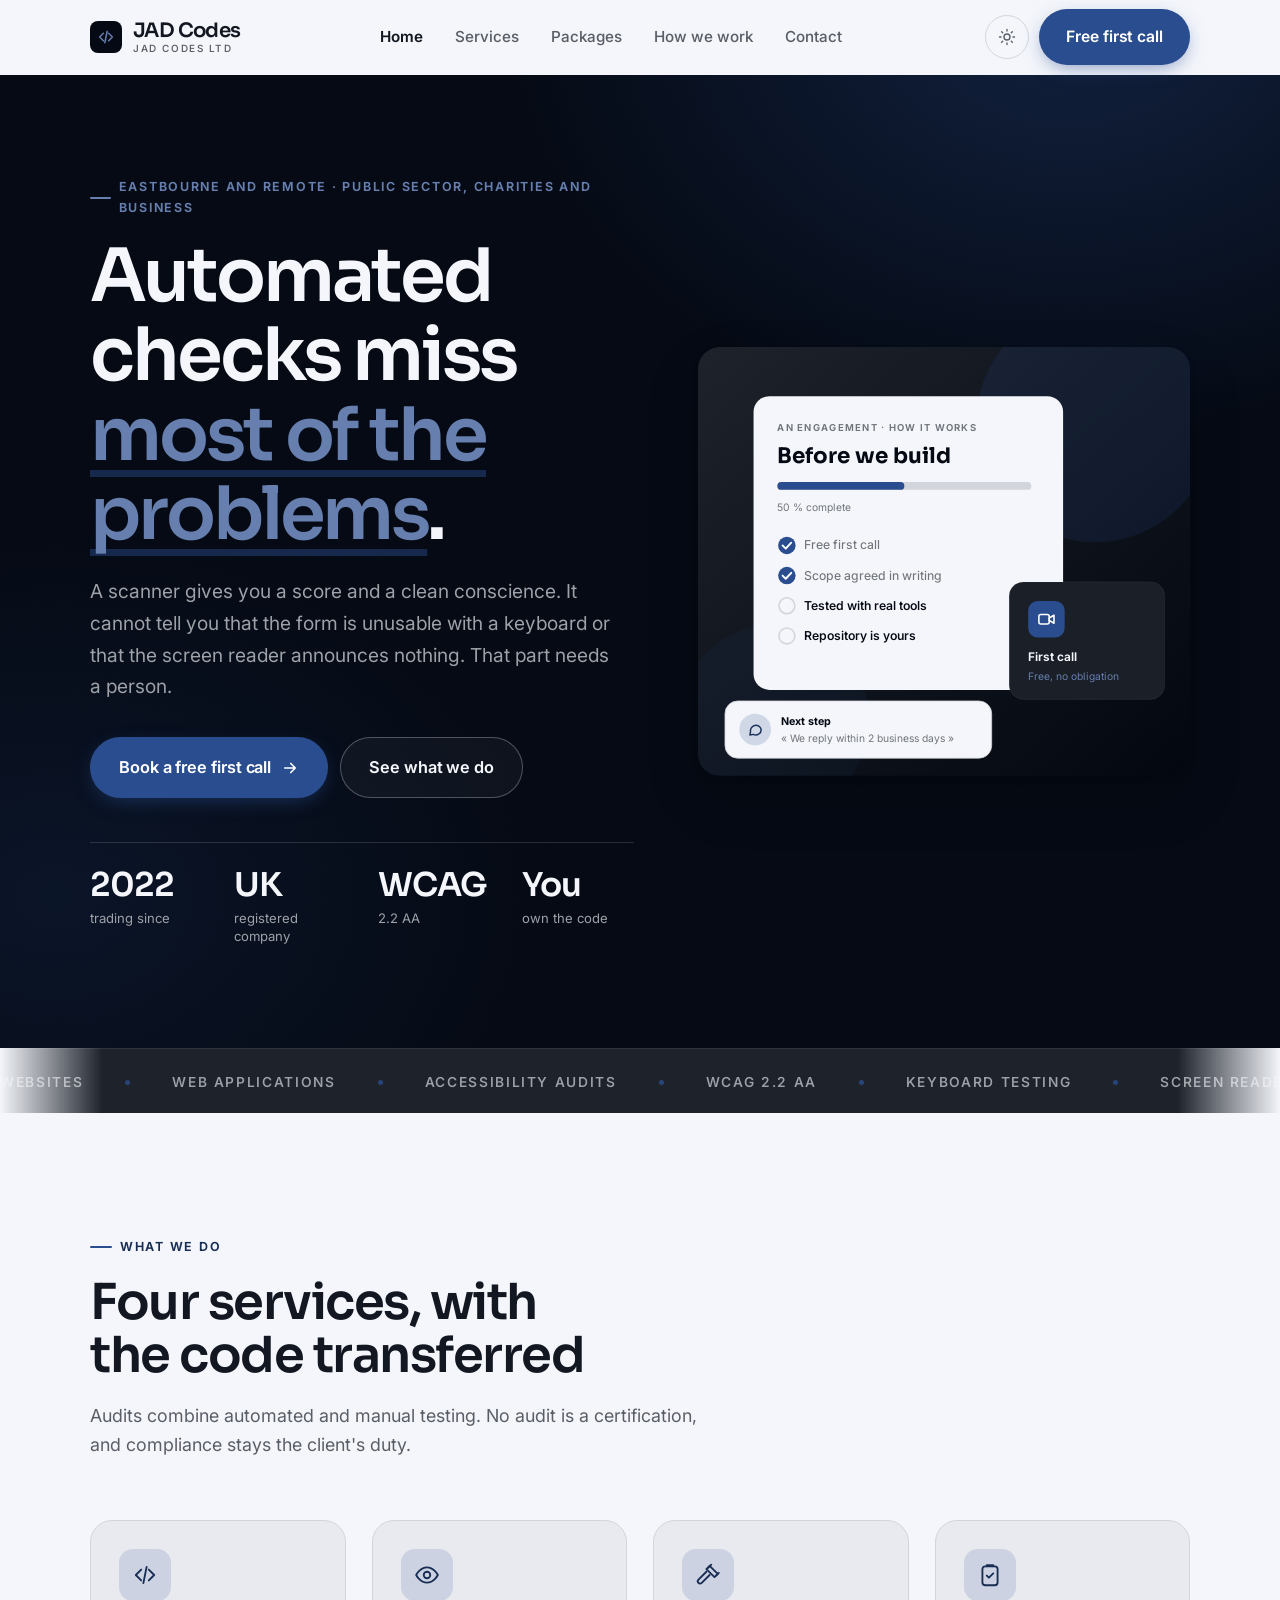
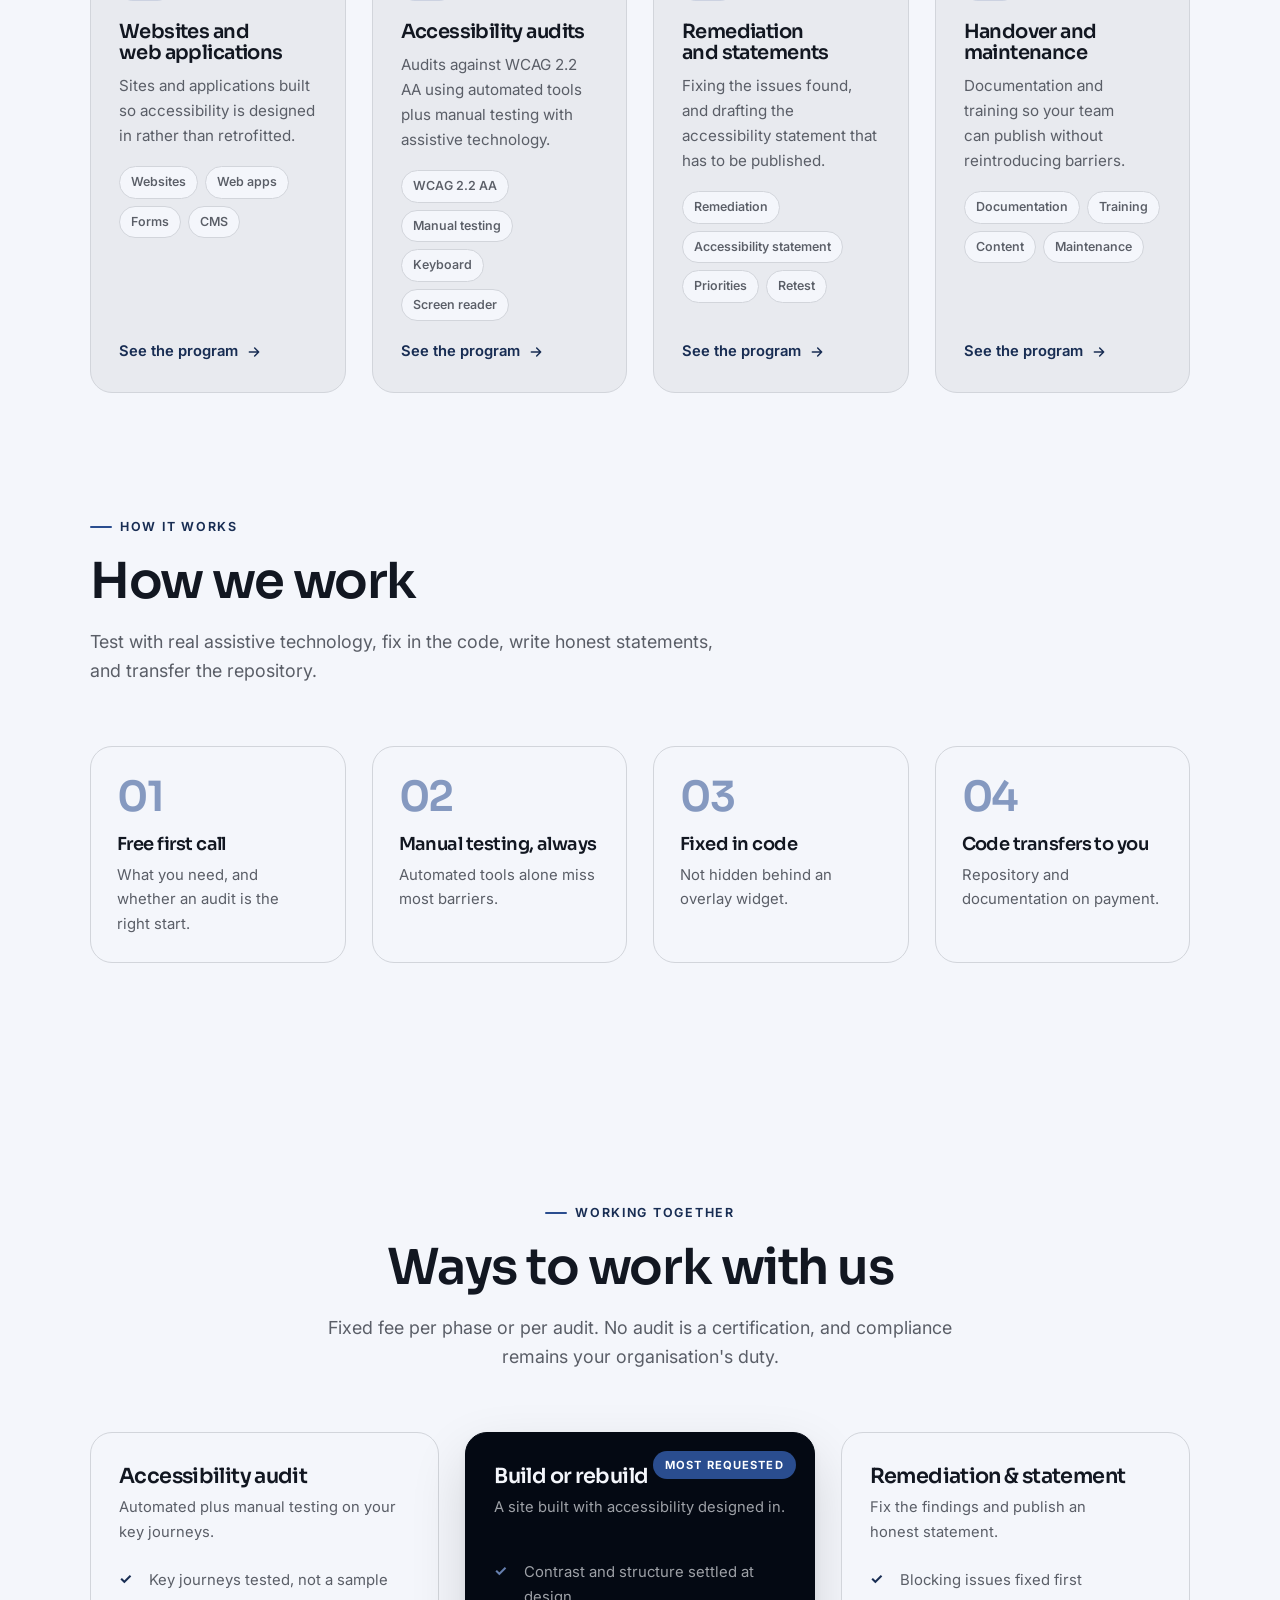
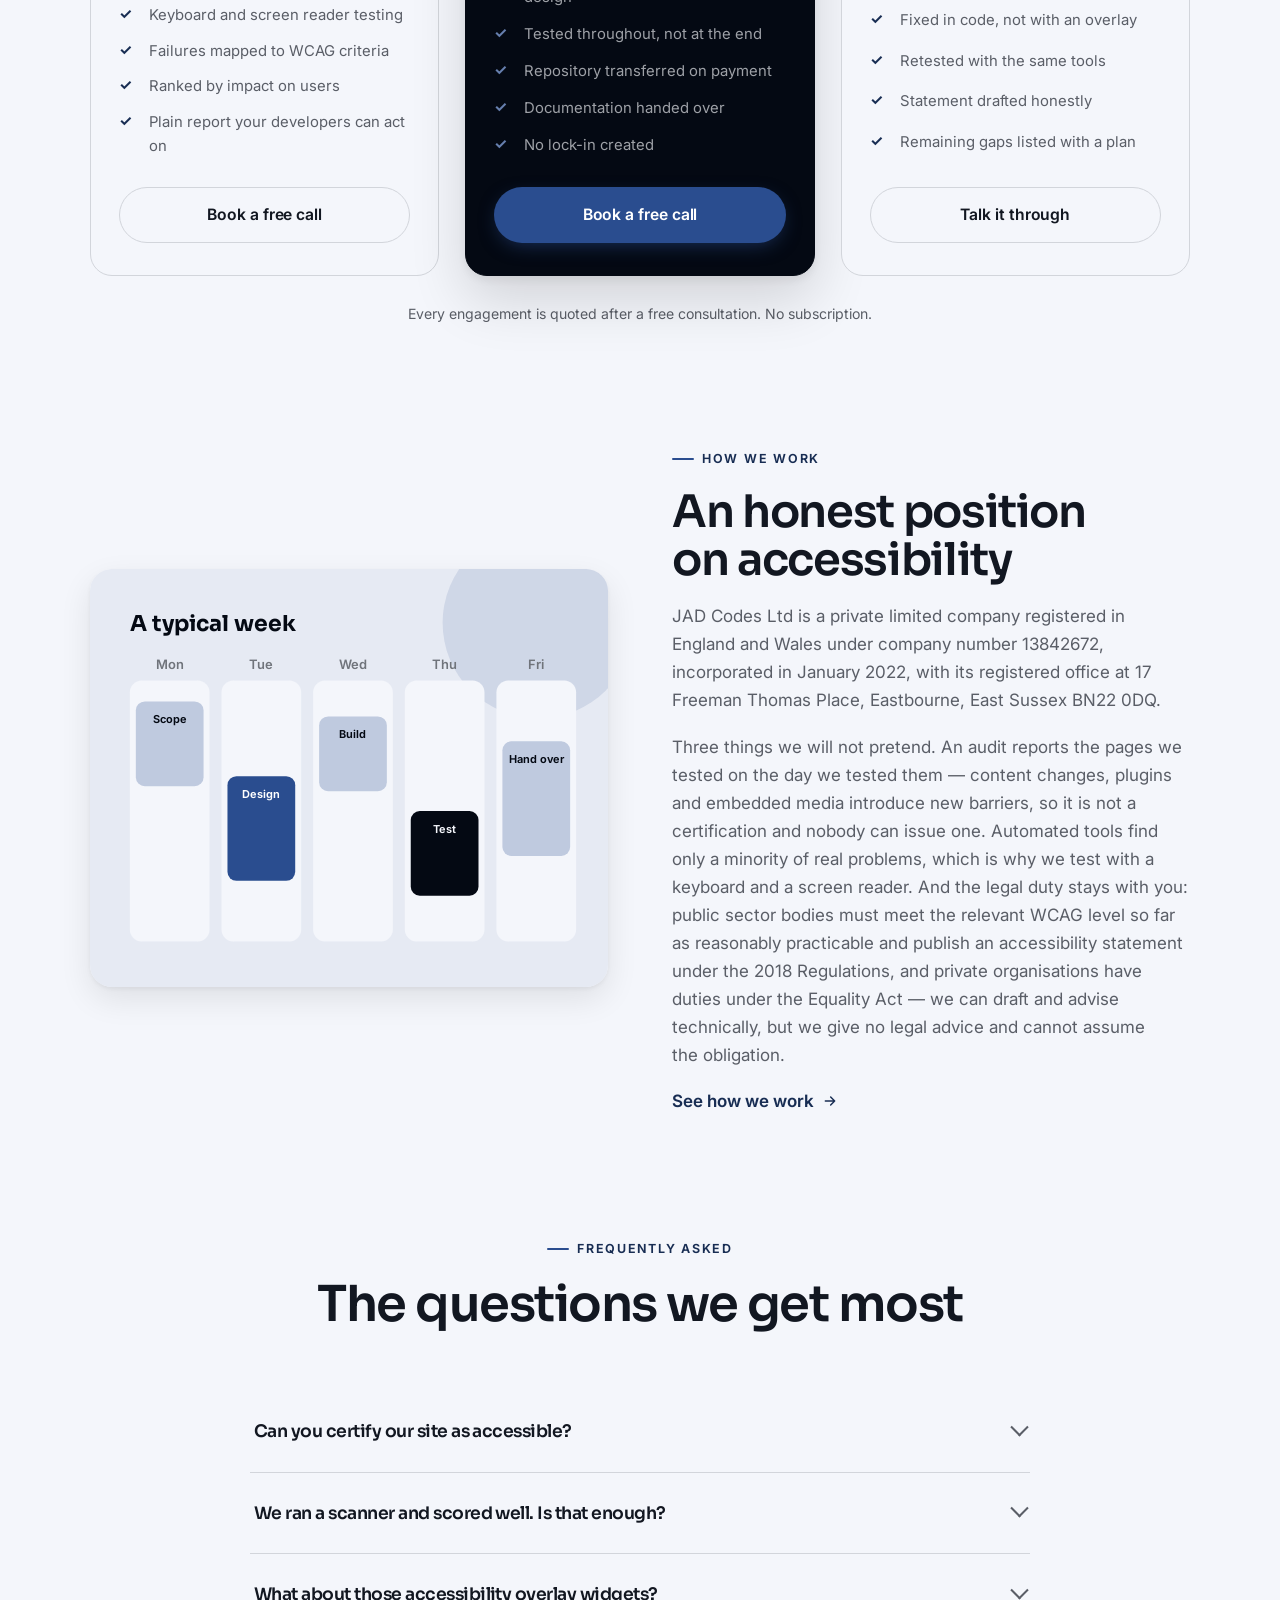
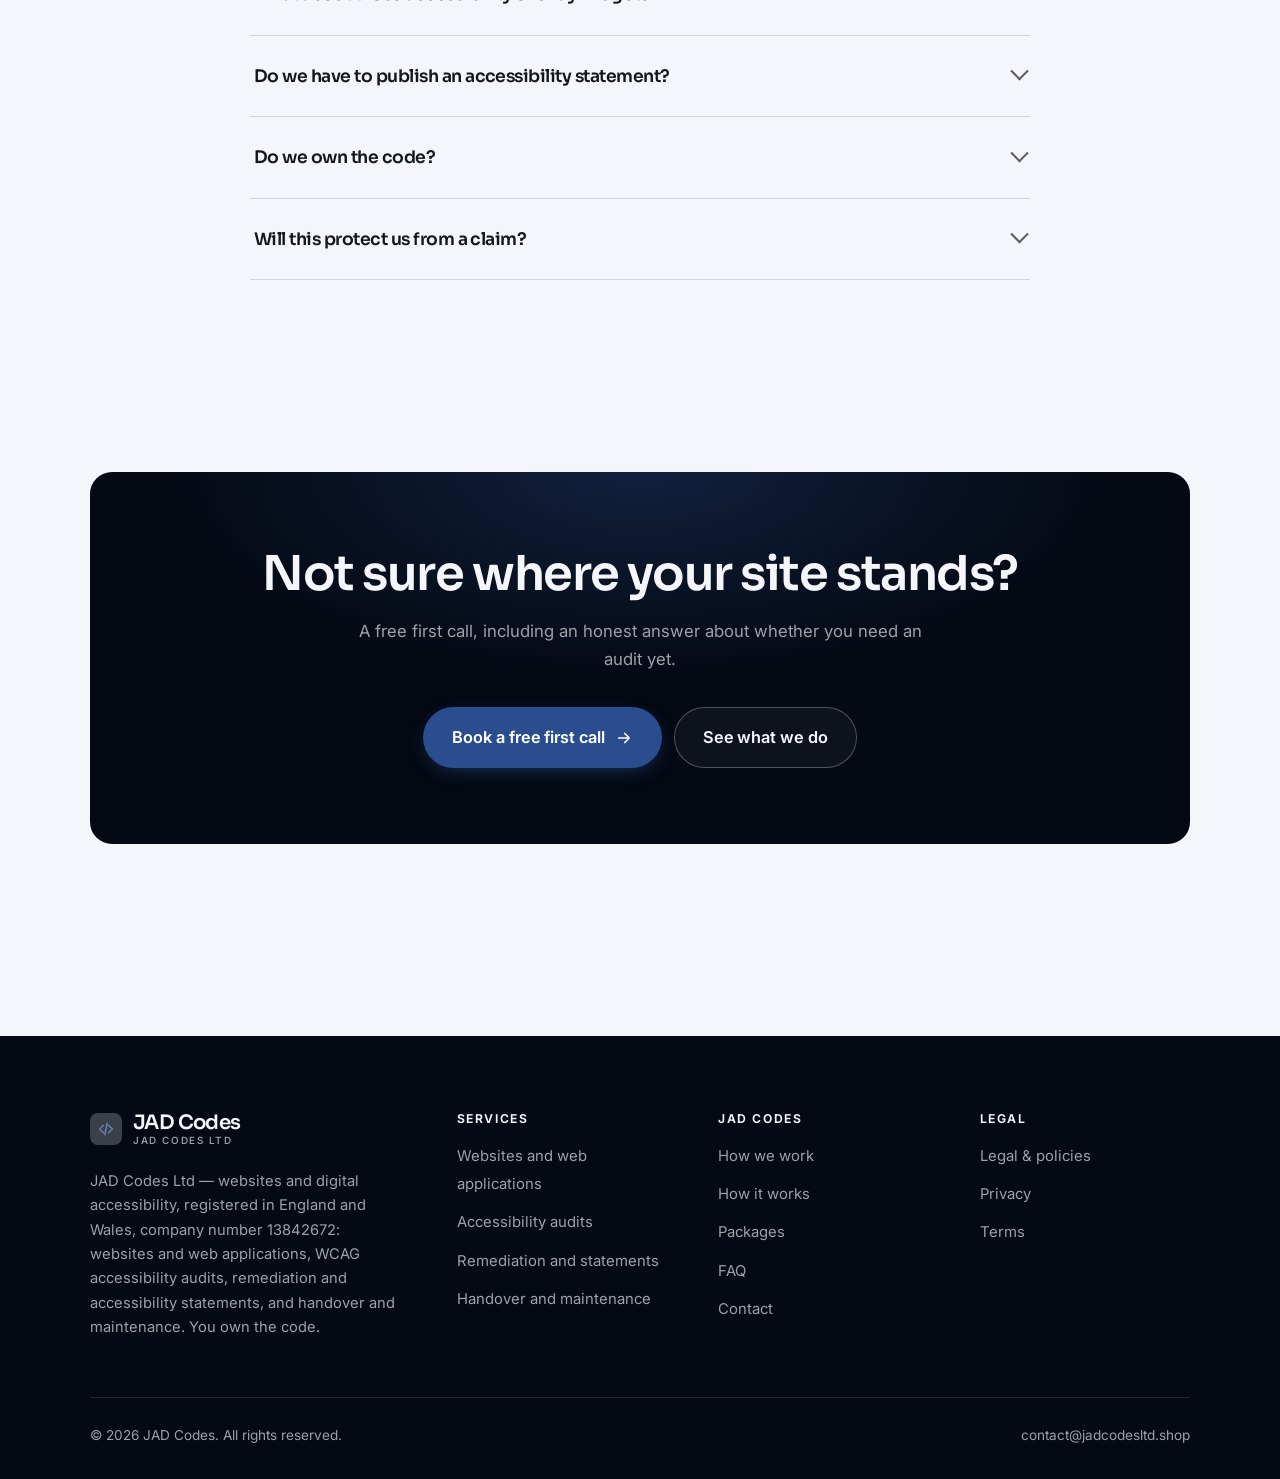
<file: index.html>
<!DOCTYPE html>
<html lang="en" class="no-js">
<head>
<meta charset="utf-8">
<meta name="viewport" content="width=device-width, initial-scale=1">
<title>JAD Codes Ltd — websites and digital accessibility</title>
<meta name="description" content="JAD Codes Ltd, an Eastbourne web developer: websites and web applications, WCAG 2.2 AA accessibility audits, remediation and accessibility statements, with the client owning the code.">
<link rel="canonical" href="https://jadcodesltd.shop/">

<meta property="og:type" content="website">
<meta property="og:url" content="https://jadcodesltd.shop/">
<meta property="og:site_name" content="JAD Codes">
<meta property="og:locale" content="en_US">
<meta property="og:title" content="JAD Codes Ltd — websites and digital accessibility">
<meta property="og:description" content="JAD Codes Ltd, an Eastbourne web developer: websites and web applications, WCAG 2.2 AA accessibility audits, remediation and accessibility statements, with the client owning the code.">
<meta name="theme-color" content="#040913">

<link rel="icon" href="assets/img/favicon.svg" type="image/svg+xml">
<link rel="preconnect" href="https://fonts.googleapis.com">
<link rel="preconnect" href="https://fonts.gstatic.com" crossorigin>
<link rel="stylesheet" href="https://fonts.googleapis.com/css2?family=Sora:wght@400;600;700&family=Inter:wght@400..700&display=swap">
<link rel="stylesheet" href="assets/css/style.css">

<!-- Thème appliqué avant le premier rendu (évite le flash) -->
<script>
document.documentElement.classList.remove('no-js');
(function(){try{var t=localStorage.getItem('site-theme');if(t){document.documentElement.setAttribute('data-theme',t);}}catch(e){}})();
</script>
<script type="application/ld+json">
{
  "@context": "https://schema.org",
  "@type": "Organization",
  "name": "JAD Codes",
  "url": "https://jadcodesltd.shop/",
  "email": "contact@jadcodesltd.shop",
  "description": "JAD Codes Ltd, an Eastbourne web developer: websites and web applications, WCAG 2.2 AA accessibility audits, remediation and accessibility statements, with the client owning the code.",
  "areaServed": "US",
  "knowsLanguage": "en"
}
</script>
</head>

<body>
<a class="skip-link" href="#main">Skip to main content</a>

<header class="site-header">
  <nav class="wrap nav" aria-label="Main navigation">
    <a class="brand" href="index.html">
      <svg class="brand__mark" viewBox="0 0 64 64" aria-hidden="true">
        <rect class="bm-bg" width="64" height="64" rx="16"/>
        <g class="bm-ic" transform="translate(14 14) scale(1.5)" fill="none" stroke-width="2.1" stroke-linecap="round" stroke-linejoin="round"><path d="M8.5 7 3.5 12l5 5M15.5 7l5 5-5 5M13.5 4.5l-3 15"/></g>
      </svg>
      <span>JAD Codes<span class="brand__sub">JAD Codes Ltd</span></span>
    </a>

    <ul class="nav__links" id="nav-links">
      <li><a href="index.html" aria-current="page">Home</a></li>
      <li><a href="programs.html">Services</a></li>
      <li><a href="index.html#pricing">Packages</a></li>
      <li><a href="about.html">How we work</a></li>
      <li><a href="contact.html">Contact</a></li>
      <li><a class="btn btn--primary" href="contact.html">Free first call</a></li>
    </ul>

    <div class="nav__cta">
      <button class="theme-toggle" type="button" aria-label="Switch to dark theme">
        <svg class="icon-sun" viewBox="0 0 24 24" fill="none" stroke="currentColor" stroke-width="1.8" stroke-linecap="round" aria-hidden="true"><circle cx="12" cy="12" r="4"/><path d="M12 2v2m0 16v2M2 12h2m16 0h2M4.9 4.9l1.4 1.4m11.4 11.4 1.4 1.4M19.1 4.9l-1.4 1.4M6.3 17.7l-1.4 1.4"/></svg>
        <svg class="icon-moon" viewBox="0 0 24 24" fill="none" stroke="currentColor" stroke-width="1.8" stroke-linecap="round" stroke-linejoin="round" aria-hidden="true"><path d="M21 12.8A9 9 0 1 1 11.2 3a7 7 0 0 0 9.8 9.8z"/></svg>
      </button>
      <a class="btn btn--primary" href="contact.html">Free first call</a>
      <button class="nav__toggle" type="button" aria-expanded="false" aria-controls="nav-links" aria-label="Open menu">
        <svg class="icon-open" viewBox="0 0 24 24" fill="none" stroke="currentColor" stroke-width="2" stroke-linecap="round" aria-hidden="true"><path d="M3 6h18M3 12h18M3 18h18"/></svg>
        <svg class="icon-close" viewBox="0 0 24 24" fill="none" stroke="currentColor" stroke-width="2" stroke-linecap="round" aria-hidden="true"><path d="M6 6l12 12M18 6L6 18"/></svg>
      </button>
    </div>
  </nav>
</header>

<main id="main">

<section class="hero">
  <div class="wrap hero__inner">
    <div>
      <span class="eyebrow hero__eyebrow">Eastbourne and remote · Public sector, charities and business</span>
      <h1>Automated checks miss<br> <em>most of the problems</em>.</h1>
      <p class="hero__lede">A scanner gives you a score and a clean conscience. It cannot tell you that the form is unusable with a keyboard or that the screen reader announces nothing. That part needs a person.</p>

      <div class="hero__actions">
        <a class="btn btn--primary btn--lg" href="contact.html">Book a free first call <svg viewBox="0 0 24 24" fill="none" stroke="currentColor" stroke-width="2.2" stroke-linecap="round" stroke-linejoin="round" aria-hidden="true"><path d="M5 12h14M13 6l6 6-6 6"/></svg></a>
        <a class="btn btn--on-dark btn--lg" href="programs.html">See what we do</a>
      </div>

      <ul class="hero__proof">
        <li><span class="stat__num">2022</span><span class="stat__label">trading since</span></li>
        <li><span class="stat__num">UK</span><span class="stat__label">registered company</span></li>
        <li><span class="stat__num">WCAG</span><span class="stat__label">2.2 AA</span></li>
        <li><span class="stat__num">You</span><span class="stat__label">own the code</span></li>
      </ul>
    </div>

    <div class="hero__art">
      <svg viewBox="0 0 620 540" role="img" aria-label="How an engagement with JAD Codes works, from free call to transferred repository.">
        <defs>
          <linearGradient id="hbg" x1="0" y1="0" x2="1" y2="1">
            <stop offset="0" stop-color="#1d222b"/><stop offset="1" stop-color="#03070f"/>
          </linearGradient>
        </defs>
        <rect width="620" height="540" rx="22" fill="url(#hbg)"/>
        <circle cx="500" cy="96" r="150" fill="#2a4d8f" opacity=".16"/>
        <circle cx="96" cy="470" r="120" fill="#2a4d8f" opacity=".08"/>

        <g style="font-family: var(--font-body)">
          <!-- Carte programme -->
          <rect x="70" y="62" width="390" height="370" rx="20" fill="#f4f6fb"/>
          <text x="100" y="106" font-size="12" font-weight="650" letter-spacing="1.6" fill="#70747b">AN ENGAGEMENT · HOW IT WORKS</text>
          <text x="100" y="146" font-size="27" font-weight="700" fill="#040913" style="font-family: var(--font-display)">Before we build</text>
          <rect x="100" y="170" width="320" height="10" rx="5" fill="#d2d5db"/>
          <rect x="100" y="170" width="160" height="10" rx="5" fill="#2a4d8f"/>
          <text x="100" y="206" font-size="13" fill="#70747b">50 % complete</text>
          <circle cx="112" cy="250" r="11" fill="#2a4d8f"/><path d="M106.5 250l4 4 7-7.5" fill="none" stroke="#ffffff" stroke-width="2.4" stroke-linecap="round" stroke-linejoin="round"/><text x="134" y="255" font-size="15.5" fill="#70747b" font-weight="450">Free first call</text>
          <circle cx="112" cy="288" r="11" fill="#2a4d8f"/><path d="M106.5 288l4 4 7-7.5" fill="none" stroke="#ffffff" stroke-width="2.4" stroke-linecap="round" stroke-linejoin="round"/><text x="134" y="293" font-size="15.5" fill="#70747b" font-weight="450">Scope agreed in writing</text>
          <circle cx="112" cy="326" r="10" fill="none" stroke="#d2d5db" stroke-width="2"/><text x="134" y="331" font-size="15.5" fill="#040913" font-weight="560">Tested with real tools</text>
          <circle cx="112" cy="364" r="10" fill="none" stroke="#d2d5db" stroke-width="2"/><text x="134" y="369" font-size="15.5" fill="#040913" font-weight="560">Repository is yours</text>

          <!-- Carte séance -->
          <rect x="392" y="296" width="196" height="148" rx="18" fill="#1b1f28" stroke="#ffffff" stroke-opacity=".08"/>
          <rect x="416" y="320" width="46" height="46" rx="12" fill="#2a4d8f"/>
          <g transform="translate(427 331)" fill="none" stroke="#ffffff" color="#ffffff" stroke-width="2" stroke-linecap="round" stroke-linejoin="round"><rect x="2.5" y="6" width="13" height="12" rx="2.5"/><path d="M15.5 10.5 21.5 7v10l-6-3.5z"/></g>
          <text x="416" y="396" font-size="15" font-weight="650" fill="#f4f6fb">First call</text>
          <text x="416" y="420" font-size="13" fill="#667fae">Free, no obligation</text>

          <!-- Retour du coach -->
          <rect x="34" y="446" width="336" height="72" rx="16" fill="#f4f6fb" stroke="#d2d5db"/>
          <circle cx="72" cy="482" r="20" fill="#d0d8e8"/>
          <g transform="translate(62 472) scale(.84)" fill="none" stroke="#1b325d" stroke-width="2.2" stroke-linecap="round" stroke-linejoin="round"><path d="M21 12a8 8 0 0 1-11.6 7.1L4 20l1-4.6A8 8 0 1 1 21 12z"/></g>
          <text x="104" y="476" font-size="13.5" font-weight="700" fill="#040913">Next step</text>
          <text x="104" y="498" font-size="13" fill="#70747b">« We reply within 2 business days »</text>
        </g>
      </svg>
    </div>
  </div>
</section>

<div class="marquee" aria-hidden="true">
  <div class="marquee__track"><span>Websites</span><span>Web applications</span><span>Accessibility audits</span><span>WCAG 2.2 AA</span><span>Keyboard testing</span><span>Screen readers</span><span>Remediation</span><span>Accessibility statements</span><span>Code ownership</span><span>Handover</span><span>Websites</span><span>Web applications</span><span>Accessibility audits</span><span>WCAG 2.2 AA</span><span>Keyboard testing</span><span>Screen readers</span><span>Remediation</span><span>Accessibility statements</span><span>Code ownership</span><span>Handover</span></div>
</div>

<section class="section wrap" id="programs">
  <div class="section-head reveal">
    <span class="eyebrow">What we do</span>
    <h2>Four services, with the code transferred</h2>
    <p>Audits combine automated and manual testing. No audit is a certification, and compliance stays the client's duty.</p>
  </div>
  <div class="grid grid--4 reveal-group">
    <a class="card" href="programs.html#websites">
      <div class="card__icon"><svg viewBox="0 0 24 24" fill="none" stroke="currentColor" stroke-width="1.7" stroke-linecap="round" stroke-linejoin="round" aria-hidden="true"><path d="M8.5 7 3.5 12l5 5M15.5 7l5 5-5 5M13.5 4.5l-3 15"/></svg></div>
      <h3>Websites and web applications</h3>
      <p>Sites and applications built so accessibility is designed in rather than retrofitted.</p>
      <ul class="tags"><li>Websites</li><li>Web apps</li><li>Forms</li><li>CMS</li></ul>
      <span class="arrow-link">See the program <svg viewBox="0 0 24 24" fill="none" stroke="currentColor" stroke-width="2.2" stroke-linecap="round" stroke-linejoin="round" aria-hidden="true"><path d="M5 12h14M13 6l6 6-6 6"/></svg></span>
    </a>
    <a class="card" href="programs.html#audits">
      <div class="card__icon"><svg viewBox="0 0 24 24" fill="none" stroke="currentColor" stroke-width="1.7" stroke-linecap="round" stroke-linejoin="round" aria-hidden="true"><path d="M2 12s3.6-7 10-7 10 7 10 7-3.6 7-10 7S2 12 2 12z"/><circle cx="12" cy="12" r="3"/></svg></div>
      <h3>Accessibility audits</h3>
      <p>Audits against WCAG 2.2 AA using automated tools plus manual testing with assistive technology.</p>
      <ul class="tags"><li>WCAG 2.2 AA</li><li>Manual testing</li><li>Keyboard</li><li>Screen reader</li></ul>
      <span class="arrow-link">See the program <svg viewBox="0 0 24 24" fill="none" stroke="currentColor" stroke-width="2.2" stroke-linecap="round" stroke-linejoin="round" aria-hidden="true"><path d="M5 12h14M13 6l6 6-6 6"/></svg></span>
    </a>
    <a class="card" href="programs.html#remediation">
      <div class="card__icon"><svg viewBox="0 0 24 24" fill="none" stroke="currentColor" stroke-width="1.7" stroke-linecap="round" stroke-linejoin="round" aria-hidden="true"><path d="M13.5 3.5 21 11l-3 3-7.5-7.5z"/><path d="M10.5 9 3.2 16.3a2.1 2.1 0 0 0 3 3L13.5 12"/><path d="M15 2.5 12 5.5M19.5 12.5 22 10"/></svg></div>
      <h3>Remediation and statements</h3>
      <p>Fixing the issues found, and drafting the accessibility statement that has to be published.</p>
      <ul class="tags"><li>Remediation</li><li>Accessibility statement</li><li>Priorities</li><li>Retest</li></ul>
      <span class="arrow-link">See the program <svg viewBox="0 0 24 24" fill="none" stroke="currentColor" stroke-width="2.2" stroke-linecap="round" stroke-linejoin="round" aria-hidden="true"><path d="M5 12h14M13 6l6 6-6 6"/></svg></span>
    </a>
    <a class="card" href="programs.html#handover">
      <div class="card__icon"><svg viewBox="0 0 24 24" fill="none" stroke="currentColor" stroke-width="1.7" stroke-linecap="round" stroke-linejoin="round" aria-hidden="true"><rect x="5" y="4" width="14" height="17.5" rx="2.5"/><path d="M9 4V3h6v1M9 12.5l2 2 4-4"/></svg></div>
      <h3>Handover and maintenance</h3>
      <p>Documentation and training so your team can publish without reintroducing barriers.</p>
      <ul class="tags"><li>Documentation</li><li>Training</li><li>Content</li><li>Maintenance</li></ul>
      <span class="arrow-link">See the program <svg viewBox="0 0 24 24" fill="none" stroke="currentColor" stroke-width="2.2" stroke-linecap="round" stroke-linejoin="round" aria-hidden="true"><path d="M5 12h14M13 6l6 6-6 6"/></svg></span>
    </a>
  </div>
</section>

<section class="section section--flush wrap" id="how-it-works">
  <div class="section-head reveal">
    <span class="eyebrow">How it works</span>
    <h2>How we work</h2>
    <p>Test with real assistive technology, fix in the code, write honest statements, and transfer the repository.</p>
  </div>
  <div class="grid grid--4 steps reveal-group">
    <article class="step">
      <h3>Free first call</h3>
      <p>What you need, and whether an audit is the right start.</p>
    </article>
    <article class="step">
      <h3>Manual testing, always</h3>
      <p>Automated tools alone miss most barriers.</p>
    </article>
    <article class="step">
      <h3>Fixed in code</h3>
      <p>Not hidden behind an overlay widget.</p>
    </article>
    <article class="step">
      <h3>Code transfers to you</h3>
      <p>Repository and documentation on payment.</p>
    </article>
  </div>
</section>

<section class="section wrap" id="pricing">
  <div class="section-head section-head--center reveal">
    <span class="eyebrow">Working together</span>
    <h2>Ways to work with us</h2>
    <p>Fixed fee per phase or per audit. No audit is a certification, and compliance remains your organisation's duty.</p>
  </div>
  <div class="grid grid--3 plans reveal-group">
    <article class="plan">
      
      <h3>Accessibility audit</h3>
      <p class="plan__desc">Automated plus manual testing on your key journeys.</p>
      
      <ul class="plan__features">
        <li>Key journeys tested, not a sample</li>
        <li>Keyboard and screen reader testing</li>
        <li>Failures mapped to WCAG criteria</li>
        <li>Ranked by impact on users</li>
        <li>Plain report your developers can act on</li>
      </ul>
      <a class="btn btn--ghost btn--block" href="contact.html">Book a free call</a>
    </article>
    <article class="plan plan--featured">
      <span class="plan__tag">Most requested</span>
      <h3>Build or rebuild</h3>
      <p class="plan__desc">A site built with accessibility designed in.</p>
      
      <ul class="plan__features">
        <li>Contrast and structure settled at design</li>
        <li>Tested throughout, not at the end</li>
        <li>Repository transferred on payment</li>
        <li>Documentation handed over</li>
        <li>No lock-in created</li>
      </ul>
      <a class="btn btn--primary btn--block" href="contact.html">Book a free call</a>
    </article>
    <article class="plan">
      
      <h3>Remediation &amp; statement</h3>
      <p class="plan__desc">Fix the findings and publish an honest statement.</p>
      
      <ul class="plan__features">
        <li>Blocking issues fixed first</li>
        <li>Fixed in code, not with an overlay</li>
        <li>Retested with the same tools</li>
        <li>Statement drafted honestly</li>
        <li>Remaining gaps listed with a plan</li>
      </ul>
      <a class="btn btn--ghost btn--block" href="contact.html">Talk it through</a>
    </article>
  </div>
  <p class="plans-note">Every engagement is quoted after a free consultation. No subscription.</p>
</section>

<section class="section section--flush wrap">
  <div class="split reveal">
    <div class="split__art">
      <svg viewBox="0 0 520 420" role="img" aria-label="Example of a typical week: Scope, Design, Build, Test, Hand over.">
        <rect width="520" height="420" rx="20" fill="#e6eaf3"/>
        <circle cx="450" cy="54" r="96" fill="#2a4d8f" opacity=".12"/>
        <g style="font-family: var(--font-body)">
        <text x="40" y="62" font-size="22" font-weight="700" fill="#040913" style="font-family: var(--font-display)">A typical week</text>
        <text x="80" y="100" text-anchor="middle" font-size="13" font-weight="600" fill="#70747b">Mon</text>
        <rect x="40" y="112" width="80" height="262" rx="12" fill="#f4f6fb"/>
        <rect x="46" y="133" width="68" height="85" rx="9" fill="#bfcadf"/>
        <text x="80" y="155" text-anchor="middle" font-size="11" font-weight="650" fill="#040913">Scope</text>
        <text x="172" y="100" text-anchor="middle" font-size="13" font-weight="600" fill="#70747b">Tue</text>
        <rect x="132" y="112" width="80" height="262" rx="12" fill="#f4f6fb"/>
        <rect x="138" y="208" width="68" height="105" rx="9" fill="#2a4d8f"/>
        <text x="172" y="230" text-anchor="middle" font-size="11" font-weight="650" fill="#ffffff">Design</text>
        <text x="264" y="100" text-anchor="middle" font-size="13" font-weight="600" fill="#70747b">Wed</text>
        <rect x="224" y="112" width="80" height="262" rx="12" fill="#f4f6fb"/>
        <rect x="230" y="148" width="68" height="75" rx="9" fill="#bfcadf"/>
        <text x="264" y="170" text-anchor="middle" font-size="11" font-weight="650" fill="#040913">Build</text>
        <text x="356" y="100" text-anchor="middle" font-size="13" font-weight="600" fill="#70747b">Thu</text>
        <rect x="316" y="112" width="80" height="262" rx="12" fill="#f4f6fb"/>
        <rect x="322" y="243" width="68" height="85" rx="9" fill="#040913"/>
        <text x="356" y="265" text-anchor="middle" font-size="11" font-weight="650" fill="#f4f6fb">Test</text>
        <text x="448" y="100" text-anchor="middle" font-size="13" font-weight="600" fill="#70747b">Fri</text>
        <rect x="408" y="112" width="80" height="262" rx="12" fill="#f4f6fb"/>
        <rect x="414" y="173" width="68" height="115" rx="9" fill="#bfcadf"/>
        <text x="448" y="195" text-anchor="middle" font-size="11" font-weight="650" fill="#040913">Hand over</text>
        </g>
      </svg>
    </div>
    <div>
      <span class="eyebrow">How we work</span>
      <h2>An honest position on accessibility</h2>
      <p>JAD Codes Ltd is a private limited company registered in England and Wales under company number 13842672, incorporated in January 2022, with its registered office at 17 Freeman Thomas Place, Eastbourne, East Sussex BN22 0DQ.</p>
      <p>Three things we will not pretend. An audit reports the pages we tested on the day we tested them — content changes, plugins and embedded media introduce new barriers, so it is not a certification and nobody can issue one. Automated tools find only a minority of real problems, which is why we test with a keyboard and a screen reader. And the legal duty stays with you: public sector bodies must meet the relevant WCAG level so far as reasonably practicable and publish an accessibility statement under the 2018 Regulations, and private organisations have duties under the Equality Act — we can draft and advise technically, but we give no legal advice and cannot assume the obligation.</p>
      <p><a class="arrow-link" href="about.html">See how we work <svg viewBox="0 0 24 24" fill="none" stroke="currentColor" stroke-width="2.2" stroke-linecap="round" stroke-linejoin="round" aria-hidden="true"><path d="M5 12h14M13 6l6 6-6 6"/></svg></a></p>
    </div>
  </div>
</section>

<section class="section section--flush wrap" id="faq">
  <div class="section-head section-head--center reveal">
    <span class="eyebrow">Frequently asked</span>
    <h2>The questions we get most</h2>
  </div>
  <div class="faq reveal">
    <details>
      <summary>Can you certify our site as accessible?</summary>
      <p>No, and nobody can. There is no certification scheme behind WCAG. An audit tells you what failed on the pages tested on the day, which is useful and genuinely different from a guarantee.</p>
    </details>
    <details>
      <summary>We ran a scanner and scored well. Is that enough?</summary>
      <p>Usually not. Automated tools catch a minority of real barriers and cannot tell whether a form is completable with a keyboard or whether a screen reader announces anything useful. That part needs manual testing.</p>
    </details>
    <details>
      <summary>What about those accessibility overlay widgets?</summary>
      <p>We do not recommend them. They sit on top of the problem rather than fixing it, disabled users widely report that they make things worse, and they have featured in legal claims rather than preventing them.</p>
    </details>
    <details>
      <summary>Do we have to publish an accessibility statement?</summary>
      <p>Public sector bodies do, under the 2018 Regulations, and it must be accurate — a statement claiming full compliance on a site with known failures is worse than one listing them with a plan. We draft it; publishing it remains yours.</p>
    </details>
    <details>
      <summary>Do we own the code?</summary>
      <p>Yes, on payment, with full repository access and documentation. Ask any developer this before signing.</p>
    </details>
    <details>
      <summary>Will this protect us from a claim?</summary>
      <p>We give no legal advice and cannot promise that. Fixing real barriers and publishing an honest statement is the substantive thing you can do; the legal position is a question for your own advisers.</p>
    </details>
  </div>
</section>

<section class="wrap section--tight">
  <div class="cta-band reveal">
    <h2>Not sure where your site stands?</h2>
    <p>A free first call, including an honest answer about whether you need an audit yet.</p>
    <div class="hero__actions">
      <a class="btn btn--primary btn--lg" href="contact.html">Book a free first call <svg viewBox="0 0 24 24" fill="none" stroke="currentColor" stroke-width="2.2" stroke-linecap="round" stroke-linejoin="round" aria-hidden="true"><path d="M5 12h14M13 6l6 6-6 6"/></svg></a>
      <a class="btn btn--on-dark btn--lg" href="programs.html">See what we do</a>
    </div>
  </div>
</section>

</main>

<footer class="site-footer">
  <div class="wrap">
    <div class="footer__grid">
      <div class="footer__brand">
        <a class="brand" href="index.html">
          <svg class="brand__mark" viewBox="0 0 64 64" aria-hidden="true">
        <rect class="bm-bg" width="64" height="64" rx="16"/>
        <g class="bm-ic" transform="translate(14 14) scale(1.5)" fill="none" stroke-width="2.1" stroke-linecap="round" stroke-linejoin="round"><path d="M8.5 7 3.5 12l5 5M15.5 7l5 5-5 5M13.5 4.5l-3 15"/></g>
      </svg>
          <span>JAD Codes<span class="brand__sub">JAD Codes Ltd</span></span>
        </a>
        <p>JAD Codes Ltd — websites and digital accessibility, registered in England and Wales, company number 13842672: websites and web applications, WCAG accessibility audits, remediation and accessibility statements, and handover and maintenance. You own the code.</p>
      </div>

      <div class="footer__col">
        <h4>Services</h4>
        <ul>
          <li><a href="programs.html#websites">Websites and web applications</a></li>
          <li><a href="programs.html#audits">Accessibility audits</a></li>
          <li><a href="programs.html#remediation">Remediation and statements</a></li>
          <li><a href="programs.html#handover">Handover and maintenance</a></li>
        </ul>
      </div>

      <div class="footer__col">
        <h4>JAD Codes</h4>
        <ul>
          <li><a href="about.html">How we work</a></li>
          <li><a href="index.html#how-it-works">How it works</a></li>
          <li><a href="index.html#pricing">Packages</a></li>
          <li><a href="index.html#faq">FAQ</a></li>
          <li><a href="contact.html">Contact</a></li>
        </ul>
      </div>

      <div class="footer__col">
        <h4>Legal</h4>
        <ul>
          <li><a href="legal.html">Legal &amp; policies</a></li>
          <li><a href="legal.html#privacy">Privacy</a></li>
          <li><a href="legal.html#terms">Terms</a></li>
        </ul>
      </div>
    </div>

    <div class="footer__bottom">
      <p>© <span data-year>2026</span> JAD Codes. All rights reserved.</p>
      <p><a href="mailto:contact@jadcodesltd.shop">contact@jadcodesltd.shop</a></p>
    </div>
  </div>
</footer>

<script src="assets/js/main.js" defer></script>
</body>
</html>
</file>
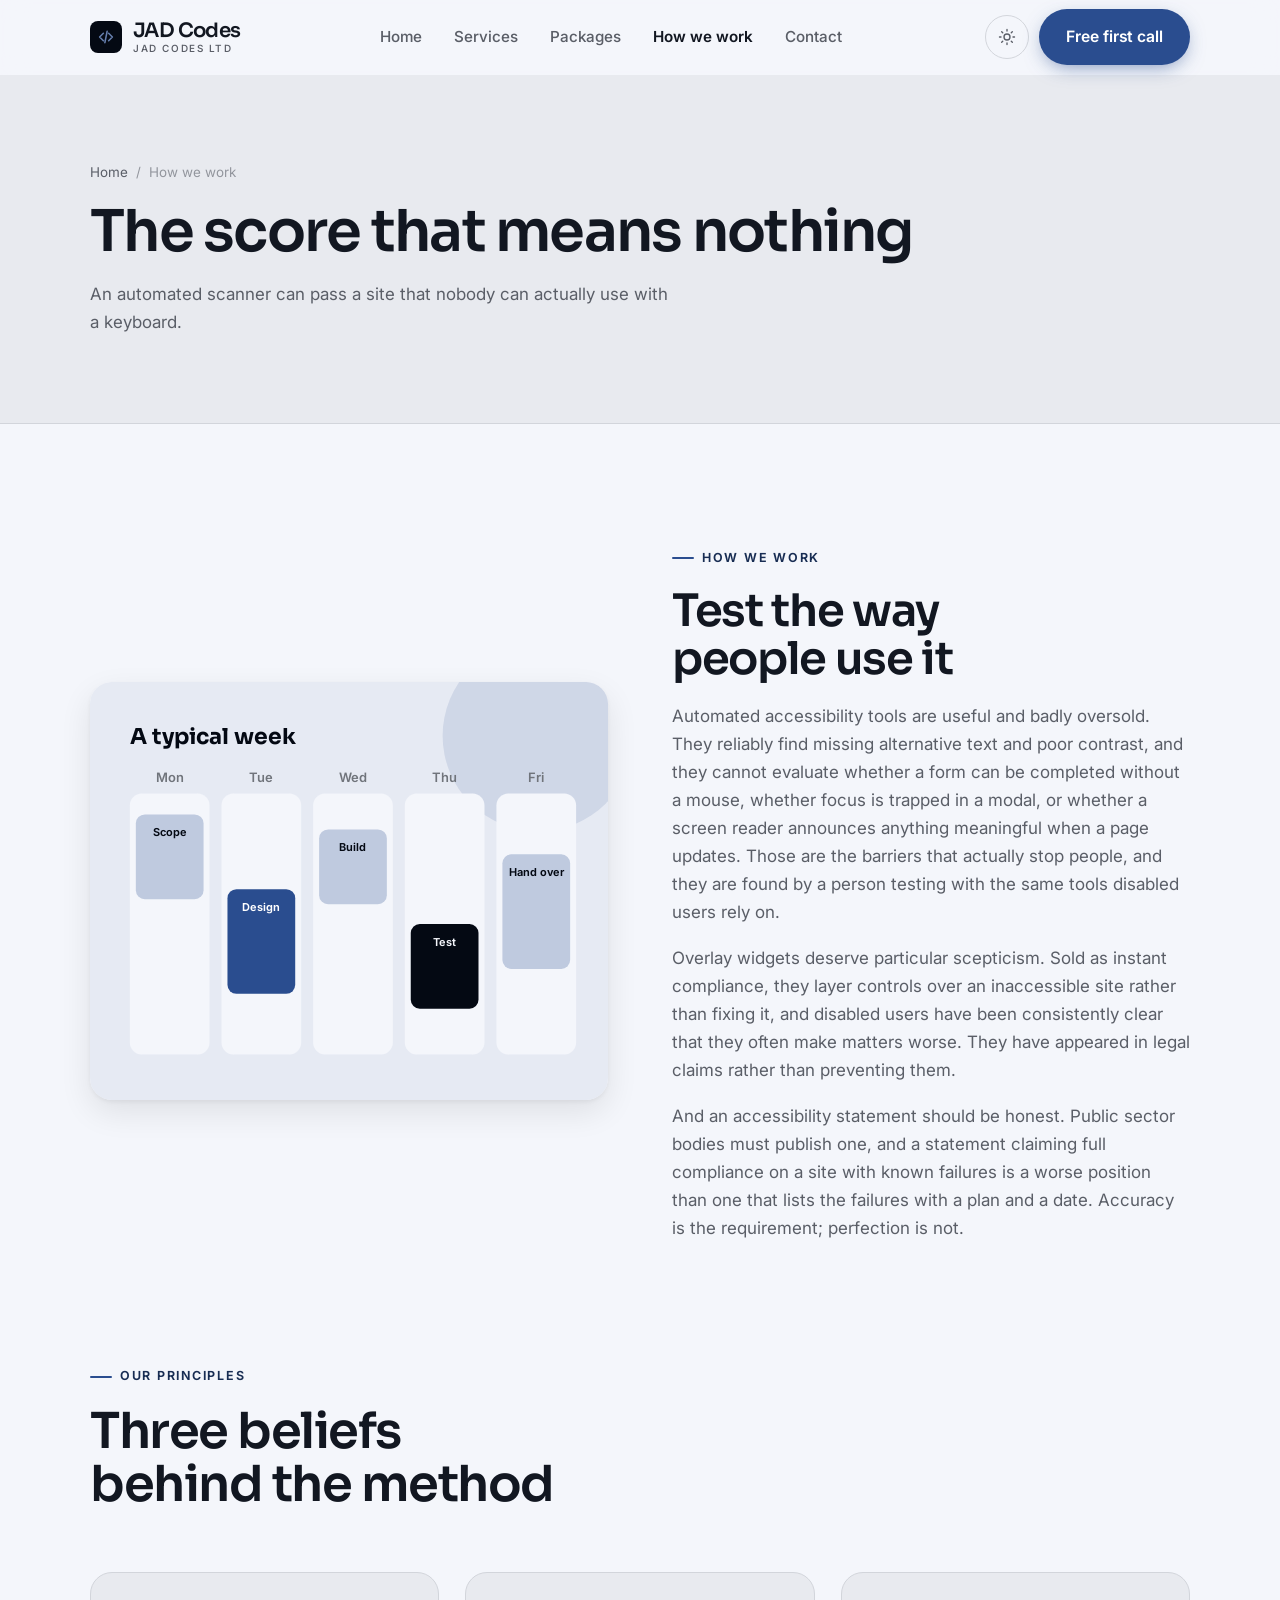
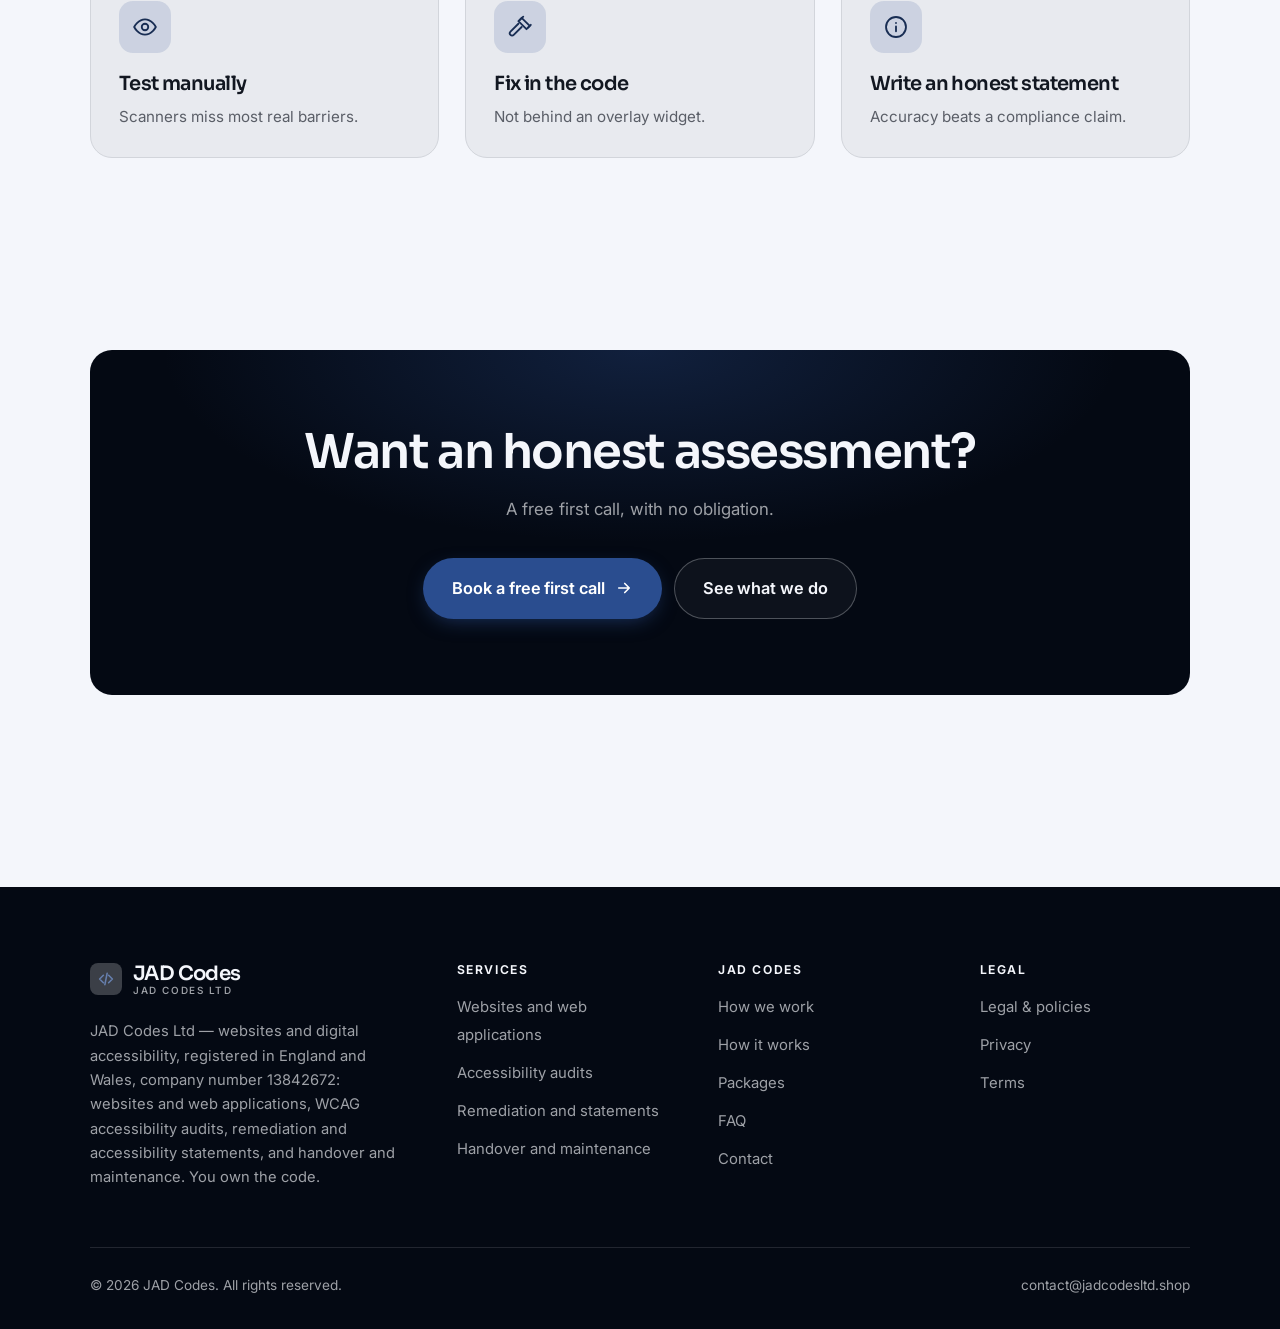
<file: about.html>
<!DOCTYPE html>
<html lang="en" class="no-js">
<head>
<meta charset="utf-8">
<meta name="viewport" content="width=device-width, initial-scale=1">
<title>How we work — JAD Codes</title>
<meta name="description" content="About JAD Codes Ltd, a web development and accessibility firm in Eastbourne, company number 13842672.">
<link rel="canonical" href="https://jadcodesltd.shop/about.html">

<meta property="og:type" content="website">
<meta property="og:url" content="https://jadcodesltd.shop/about.html">
<meta property="og:site_name" content="JAD Codes">
<meta property="og:locale" content="en_US">
<meta property="og:title" content="How we work — JAD Codes">
<meta property="og:description" content="About JAD Codes Ltd, a web development and accessibility firm in Eastbourne, company number 13842672.">
<meta name="theme-color" content="#040913">

<link rel="icon" href="assets/img/favicon.svg" type="image/svg+xml">
<link rel="preconnect" href="https://fonts.googleapis.com">
<link rel="preconnect" href="https://fonts.gstatic.com" crossorigin>
<link rel="stylesheet" href="https://fonts.googleapis.com/css2?family=Sora:wght@400;600;700&family=Inter:wght@400..700&display=swap">
<link rel="stylesheet" href="assets/css/style.css">

<!-- Thème appliqué avant le premier rendu (évite le flash) -->
<script>
document.documentElement.classList.remove('no-js');
(function(){try{var t=localStorage.getItem('site-theme');if(t){document.documentElement.setAttribute('data-theme',t);}}catch(e){}})();
</script>
</head>

<body>
<a class="skip-link" href="#main">Skip to main content</a>

<header class="site-header">
  <nav class="wrap nav" aria-label="Main navigation">
    <a class="brand" href="index.html">
      <svg class="brand__mark" viewBox="0 0 64 64" aria-hidden="true">
        <rect class="bm-bg" width="64" height="64" rx="16"/>
        <g class="bm-ic" transform="translate(14 14) scale(1.5)" fill="none" stroke-width="2.1" stroke-linecap="round" stroke-linejoin="round"><path d="M8.5 7 3.5 12l5 5M15.5 7l5 5-5 5M13.5 4.5l-3 15"/></g>
      </svg>
      <span>JAD Codes<span class="brand__sub">JAD Codes Ltd</span></span>
    </a>

    <ul class="nav__links" id="nav-links">
      <li><a href="index.html">Home</a></li>
      <li><a href="programs.html">Services</a></li>
      <li><a href="index.html#pricing">Packages</a></li>
      <li><a href="about.html" aria-current="page">How we work</a></li>
      <li><a href="contact.html">Contact</a></li>
      <li><a class="btn btn--primary" href="contact.html">Free first call</a></li>
    </ul>

    <div class="nav__cta">
      <button class="theme-toggle" type="button" aria-label="Switch to dark theme">
        <svg class="icon-sun" viewBox="0 0 24 24" fill="none" stroke="currentColor" stroke-width="1.8" stroke-linecap="round" aria-hidden="true"><circle cx="12" cy="12" r="4"/><path d="M12 2v2m0 16v2M2 12h2m16 0h2M4.9 4.9l1.4 1.4m11.4 11.4 1.4 1.4M19.1 4.9l-1.4 1.4M6.3 17.7l-1.4 1.4"/></svg>
        <svg class="icon-moon" viewBox="0 0 24 24" fill="none" stroke="currentColor" stroke-width="1.8" stroke-linecap="round" stroke-linejoin="round" aria-hidden="true"><path d="M21 12.8A9 9 0 1 1 11.2 3a7 7 0 0 0 9.8 9.8z"/></svg>
      </button>
      <a class="btn btn--primary" href="contact.html">Free first call</a>
      <button class="nav__toggle" type="button" aria-expanded="false" aria-controls="nav-links" aria-label="Open menu">
        <svg class="icon-open" viewBox="0 0 24 24" fill="none" stroke="currentColor" stroke-width="2" stroke-linecap="round" aria-hidden="true"><path d="M3 6h18M3 12h18M3 18h18"/></svg>
        <svg class="icon-close" viewBox="0 0 24 24" fill="none" stroke="currentColor" stroke-width="2" stroke-linecap="round" aria-hidden="true"><path d="M6 6l12 12M18 6L6 18"/></svg>
      </button>
    </div>
  </nav>
</header>

<main id="main">

<section class="page-head">
  <div class="wrap">
    <nav class="breadcrumb" aria-label="Breadcrumb">
      <a href="index.html">Home</a><span>/</span><span aria-current="page">How we work</span>
    </nav>
    <h1>The score that means nothing</h1>
    <p>An automated scanner can pass a site that nobody can actually use with a keyboard.</p>
  </div>
</section>

<section class="section wrap">
  <div class="split reveal">
    <div class="split__art">
      <svg viewBox="0 0 520 420" role="img" aria-label="Example of a typical week: Scope, Design, Build, Test, Hand over.">
        <rect width="520" height="420" rx="20" fill="#e6eaf3"/>
        <circle cx="450" cy="54" r="96" fill="#2a4d8f" opacity=".12"/>
        <g style="font-family: var(--font-body)">
        <text x="40" y="62" font-size="22" font-weight="700" fill="#040913" style="font-family: var(--font-display)">A typical week</text>
        <text x="80" y="100" text-anchor="middle" font-size="13" font-weight="600" fill="#70747b">Mon</text>
        <rect x="40" y="112" width="80" height="262" rx="12" fill="#f4f6fb"/>
        <rect x="46" y="133" width="68" height="85" rx="9" fill="#bfcadf"/>
        <text x="80" y="155" text-anchor="middle" font-size="11" font-weight="650" fill="#040913">Scope</text>
        <text x="172" y="100" text-anchor="middle" font-size="13" font-weight="600" fill="#70747b">Tue</text>
        <rect x="132" y="112" width="80" height="262" rx="12" fill="#f4f6fb"/>
        <rect x="138" y="208" width="68" height="105" rx="9" fill="#2a4d8f"/>
        <text x="172" y="230" text-anchor="middle" font-size="11" font-weight="650" fill="#ffffff">Design</text>
        <text x="264" y="100" text-anchor="middle" font-size="13" font-weight="600" fill="#70747b">Wed</text>
        <rect x="224" y="112" width="80" height="262" rx="12" fill="#f4f6fb"/>
        <rect x="230" y="148" width="68" height="75" rx="9" fill="#bfcadf"/>
        <text x="264" y="170" text-anchor="middle" font-size="11" font-weight="650" fill="#040913">Build</text>
        <text x="356" y="100" text-anchor="middle" font-size="13" font-weight="600" fill="#70747b">Thu</text>
        <rect x="316" y="112" width="80" height="262" rx="12" fill="#f4f6fb"/>
        <rect x="322" y="243" width="68" height="85" rx="9" fill="#040913"/>
        <text x="356" y="265" text-anchor="middle" font-size="11" font-weight="650" fill="#f4f6fb">Test</text>
        <text x="448" y="100" text-anchor="middle" font-size="13" font-weight="600" fill="#70747b">Fri</text>
        <rect x="408" y="112" width="80" height="262" rx="12" fill="#f4f6fb"/>
        <rect x="414" y="173" width="68" height="115" rx="9" fill="#bfcadf"/>
        <text x="448" y="195" text-anchor="middle" font-size="11" font-weight="650" fill="#040913">Hand over</text>
        </g>
      </svg>
    </div>
    <div>
      <span class="eyebrow">How we work</span>
      <h2>Test the way people use it</h2>
      <p>Automated accessibility tools are useful and badly oversold. They reliably find missing alternative text and poor contrast, and they cannot evaluate whether a form can be completed without a mouse, whether focus is trapped in a modal, or whether a screen reader announces anything meaningful when a page updates. Those are the barriers that actually stop people, and they are found by a person testing with the same tools disabled users rely on.</p>
      <p>Overlay widgets deserve particular scepticism. Sold as instant compliance, they layer controls over an inaccessible site rather than fixing it, and disabled users have been consistently clear that they often make matters worse. They have appeared in legal claims rather than preventing them.</p>
      <p>And an accessibility statement should be honest. Public sector bodies must publish one, and a statement claiming full compliance on a site with known failures is a worse position than one that lists the failures with a plan and a date. Accuracy is the requirement; perfection is not.</p>
      <!--
        TO DO: add a short introduction of the coach (name, real background),
        with a photo if possible. Do not invent credentials — see README.md.
      -->
    </div>
  </div>
</section>

<section class="section section--flush wrap">
  <div class="section-head reveal">
    <span class="eyebrow">Our principles</span>
    <h2>Three beliefs behind the method</h2>
  </div>
  <div class="grid grid--3 reveal-group">
    <article class="card">
      <div class="card__icon"><svg viewBox="0 0 24 24" fill="none" stroke="currentColor" stroke-width="1.7" stroke-linecap="round" stroke-linejoin="round" aria-hidden="true"><path d="M2 12s3.6-7 10-7 10 7 10 7-3.6 7-10 7S2 12 2 12z"/><circle cx="12" cy="12" r="3"/></svg></div>
      <h3>Test manually</h3>
      <p>Scanners miss most real barriers.</p>
    </article>
    <article class="card">
      <div class="card__icon"><svg viewBox="0 0 24 24" fill="none" stroke="currentColor" stroke-width="1.7" stroke-linecap="round" stroke-linejoin="round" aria-hidden="true"><path d="M13.5 3.5 21 11l-3 3-7.5-7.5z"/><path d="M10.5 9 3.2 16.3a2.1 2.1 0 0 0 3 3L13.5 12"/><path d="M15 2.5 12 5.5M19.5 12.5 22 10"/></svg></div>
      <h3>Fix in the code</h3>
      <p>Not behind an overlay widget.</p>
    </article>
    <article class="card">
      <div class="card__icon"><svg viewBox="0 0 24 24" fill="none" stroke="currentColor" stroke-width="1.7" stroke-linecap="round" stroke-linejoin="round" aria-hidden="true"><circle cx="12" cy="12" r="9.2"/><path d="M12 16v-4.5M12 8.2v.1"/></svg></div>
      <h3>Write an honest statement</h3>
      <p>Accuracy beats a compliance claim.</p>
    </article>
  </div>
</section>

<section class="wrap section--tight">
  <div class="cta-band reveal">
    <h2>Want an honest assessment?</h2>
    <p>A free first call, with no obligation.</p>
    <div class="hero__actions">
      <a class="btn btn--primary btn--lg" href="contact.html">Book a free first call <svg viewBox="0 0 24 24" fill="none" stroke="currentColor" stroke-width="2.2" stroke-linecap="round" stroke-linejoin="round" aria-hidden="true"><path d="M5 12h14M13 6l6 6-6 6"/></svg></a>
      <a class="btn btn--on-dark btn--lg" href="programs.html">See what we do</a>
    </div>
  </div>
</section>

</main>

<footer class="site-footer">
  <div class="wrap">
    <div class="footer__grid">
      <div class="footer__brand">
        <a class="brand" href="index.html">
          <svg class="brand__mark" viewBox="0 0 64 64" aria-hidden="true">
        <rect class="bm-bg" width="64" height="64" rx="16"/>
        <g class="bm-ic" transform="translate(14 14) scale(1.5)" fill="none" stroke-width="2.1" stroke-linecap="round" stroke-linejoin="round"><path d="M8.5 7 3.5 12l5 5M15.5 7l5 5-5 5M13.5 4.5l-3 15"/></g>
      </svg>
          <span>JAD Codes<span class="brand__sub">JAD Codes Ltd</span></span>
        </a>
        <p>JAD Codes Ltd — websites and digital accessibility, registered in England and Wales, company number 13842672: websites and web applications, WCAG accessibility audits, remediation and accessibility statements, and handover and maintenance. You own the code.</p>
      </div>

      <div class="footer__col">
        <h4>Services</h4>
        <ul>
          <li><a href="programs.html#websites">Websites and web applications</a></li>
          <li><a href="programs.html#audits">Accessibility audits</a></li>
          <li><a href="programs.html#remediation">Remediation and statements</a></li>
          <li><a href="programs.html#handover">Handover and maintenance</a></li>
        </ul>
      </div>

      <div class="footer__col">
        <h4>JAD Codes</h4>
        <ul>
          <li><a href="about.html">How we work</a></li>
          <li><a href="index.html#how-it-works">How it works</a></li>
          <li><a href="index.html#pricing">Packages</a></li>
          <li><a href="index.html#faq">FAQ</a></li>
          <li><a href="contact.html">Contact</a></li>
        </ul>
      </div>

      <div class="footer__col">
        <h4>Legal</h4>
        <ul>
          <li><a href="legal.html">Legal &amp; policies</a></li>
          <li><a href="legal.html#privacy">Privacy</a></li>
          <li><a href="legal.html#terms">Terms</a></li>
        </ul>
      </div>
    </div>

    <div class="footer__bottom">
      <p>© <span data-year>2026</span> JAD Codes. All rights reserved.</p>
      <p><a href="mailto:contact@jadcodesltd.shop">contact@jadcodesltd.shop</a></p>
    </div>
  </div>
</footer>

<script src="assets/js/main.js" defer></script>
</body>
</html>
</file>
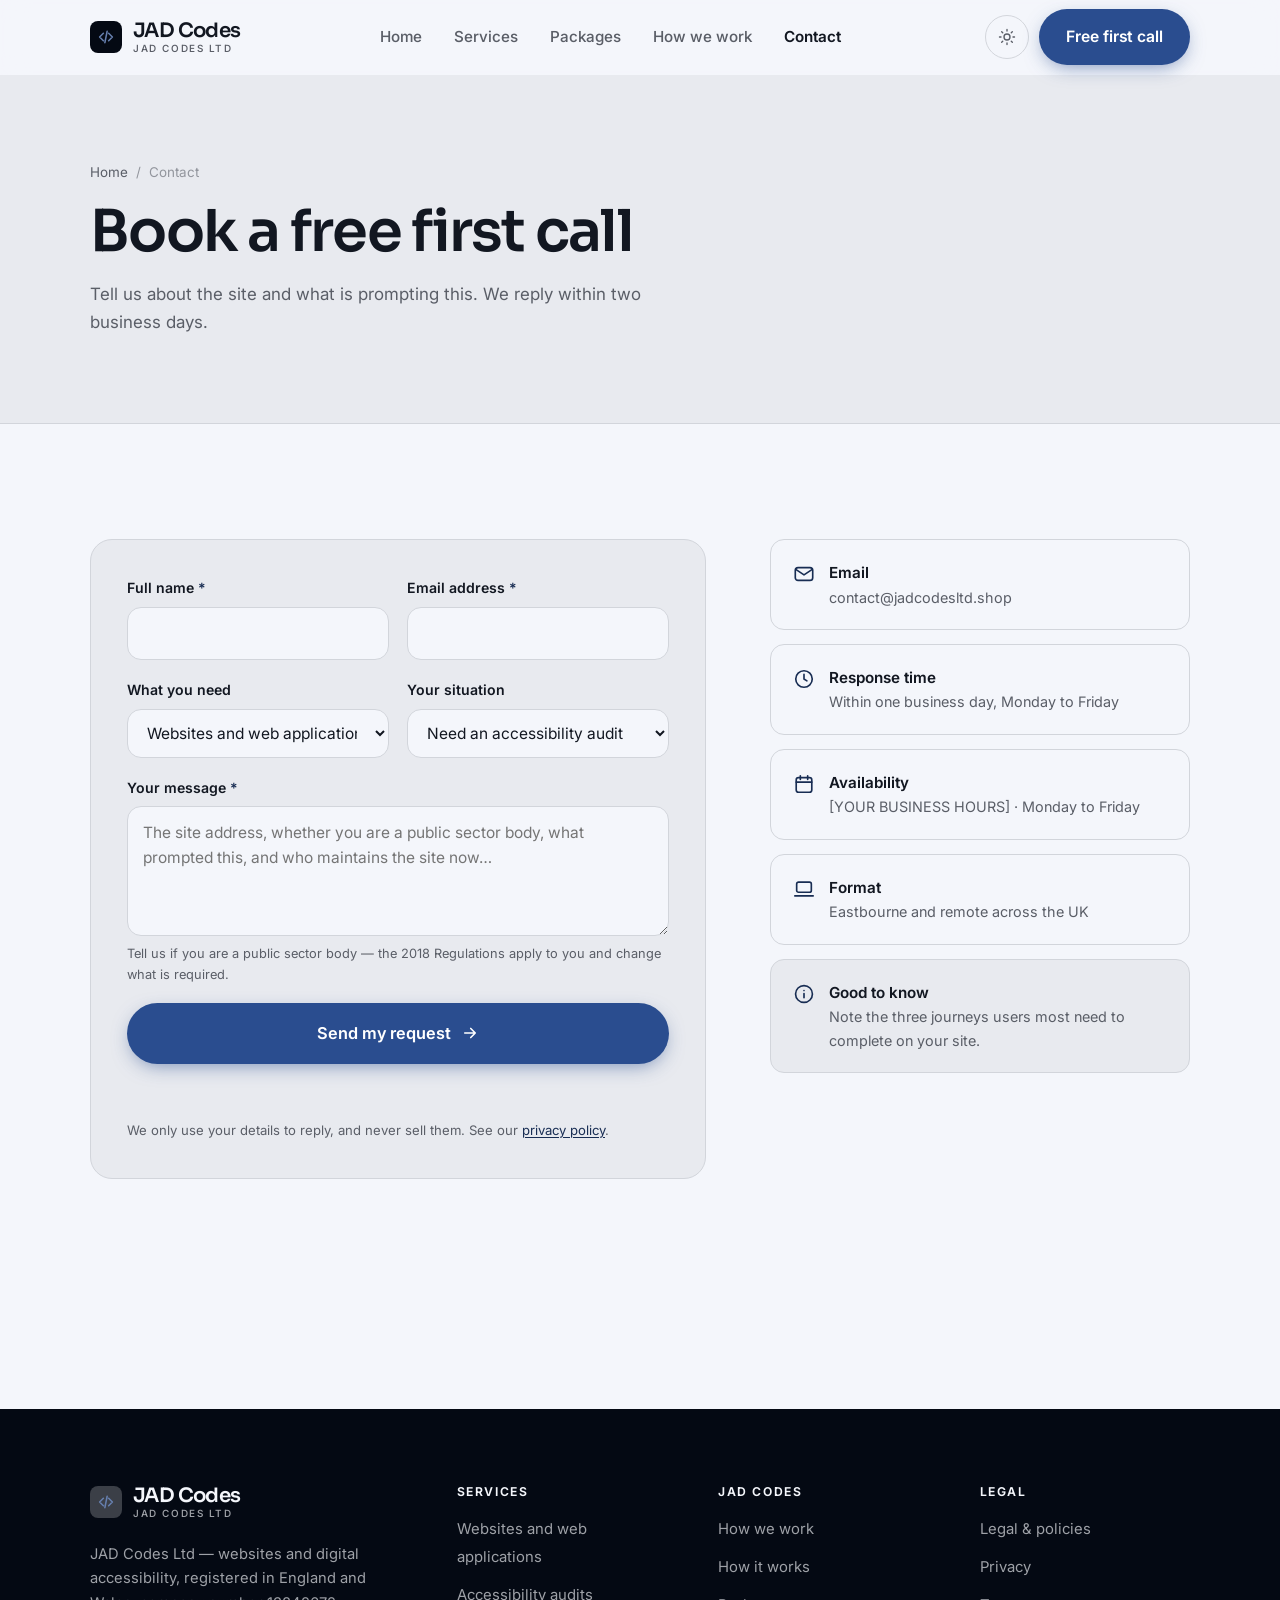
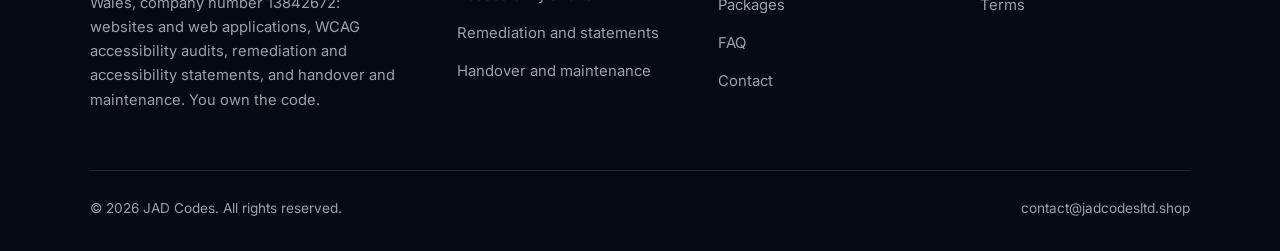
<file: contact.html>
<!DOCTYPE html>
<html lang="en" class="no-js">
<head>
<meta charset="utf-8">
<meta name="viewport" content="width=device-width, initial-scale=1">
<title>Contact — JAD Codes</title>
<meta name="description" content="Contact JAD Codes Ltd. We reply within two business days.">
<link rel="canonical" href="https://jadcodesltd.shop/contact.html">

<meta property="og:type" content="website">
<meta property="og:url" content="https://jadcodesltd.shop/contact.html">
<meta property="og:site_name" content="JAD Codes">
<meta property="og:locale" content="en_US">
<meta property="og:title" content="Contact — JAD Codes">
<meta property="og:description" content="Contact JAD Codes Ltd. We reply within two business days.">
<meta name="theme-color" content="#040913">

<link rel="icon" href="assets/img/favicon.svg" type="image/svg+xml">
<link rel="preconnect" href="https://fonts.googleapis.com">
<link rel="preconnect" href="https://fonts.gstatic.com" crossorigin>
<link rel="stylesheet" href="https://fonts.googleapis.com/css2?family=Sora:wght@400;600;700&family=Inter:wght@400..700&display=swap">
<link rel="stylesheet" href="assets/css/style.css">

<!-- Thème appliqué avant le premier rendu (évite le flash) -->
<script>
document.documentElement.classList.remove('no-js');
(function(){try{var t=localStorage.getItem('site-theme');if(t){document.documentElement.setAttribute('data-theme',t);}}catch(e){}})();
</script>
</head>

<body>
<a class="skip-link" href="#main">Skip to main content</a>

<header class="site-header">
  <nav class="wrap nav" aria-label="Main navigation">
    <a class="brand" href="index.html">
      <svg class="brand__mark" viewBox="0 0 64 64" aria-hidden="true">
        <rect class="bm-bg" width="64" height="64" rx="16"/>
        <g class="bm-ic" transform="translate(14 14) scale(1.5)" fill="none" stroke-width="2.1" stroke-linecap="round" stroke-linejoin="round"><path d="M8.5 7 3.5 12l5 5M15.5 7l5 5-5 5M13.5 4.5l-3 15"/></g>
      </svg>
      <span>JAD Codes<span class="brand__sub">JAD Codes Ltd</span></span>
    </a>

    <ul class="nav__links" id="nav-links">
      <li><a href="index.html">Home</a></li>
      <li><a href="programs.html">Services</a></li>
      <li><a href="index.html#pricing">Packages</a></li>
      <li><a href="about.html">How we work</a></li>
      <li><a href="contact.html" aria-current="page">Contact</a></li>
      <li><a class="btn btn--primary" href="contact.html">Free first call</a></li>
    </ul>

    <div class="nav__cta">
      <button class="theme-toggle" type="button" aria-label="Switch to dark theme">
        <svg class="icon-sun" viewBox="0 0 24 24" fill="none" stroke="currentColor" stroke-width="1.8" stroke-linecap="round" aria-hidden="true"><circle cx="12" cy="12" r="4"/><path d="M12 2v2m0 16v2M2 12h2m16 0h2M4.9 4.9l1.4 1.4m11.4 11.4 1.4 1.4M19.1 4.9l-1.4 1.4M6.3 17.7l-1.4 1.4"/></svg>
        <svg class="icon-moon" viewBox="0 0 24 24" fill="none" stroke="currentColor" stroke-width="1.8" stroke-linecap="round" stroke-linejoin="round" aria-hidden="true"><path d="M21 12.8A9 9 0 1 1 11.2 3a7 7 0 0 0 9.8 9.8z"/></svg>
      </button>
      <a class="btn btn--primary" href="contact.html">Free first call</a>
      <button class="nav__toggle" type="button" aria-expanded="false" aria-controls="nav-links" aria-label="Open menu">
        <svg class="icon-open" viewBox="0 0 24 24" fill="none" stroke="currentColor" stroke-width="2" stroke-linecap="round" aria-hidden="true"><path d="M3 6h18M3 12h18M3 18h18"/></svg>
        <svg class="icon-close" viewBox="0 0 24 24" fill="none" stroke="currentColor" stroke-width="2" stroke-linecap="round" aria-hidden="true"><path d="M6 6l12 12M18 6L6 18"/></svg>
      </button>
    </div>
  </nav>
</header>

<main id="main">

<section class="page-head">
  <div class="wrap">
    <nav class="breadcrumb" aria-label="Breadcrumb">
      <a href="index.html">Home</a><span>/</span><span aria-current="page">Contact</span>
    </nav>
    <h1>Book a free first call</h1>
    <p>Tell us about the site and what is prompting this. We reply within two business days.</p>
  </div>
</section>

<section class="section wrap">
  <div class="form-layout">

    <!--
      FORM: the action attribute holds a placeholder id. Create a free form at
      https://formspree.io and replace VOTRE_ID_FORMSPREE. Until then, the button
      opens the visitor's email app with a pre-filled message to contact@jadcodesltd.shop.
    -->
    <form class="form" id="contact-form" action="https://formspree.io/f/VOTRE_ID_FORMSPREE" method="POST"
          data-email="contact@jadcodesltd.shop" data-subject="Accessibility or development enquiry"
          data-msg-mail="Your email app will open with the message ready to send." data-msg-sending="Sending…"
          data-msg-ok="Thanks! Your message is on its way. We reply within one business day." data-msg-err="Sending failed. Please email us directly at">
      <div class="form__row">
        <div class="field">
          <label for="nom">Full name <span class="req" aria-hidden="true">*</span></label>
          <input type="text" id="nom" name="nom" autocomplete="name" required>
        </div>
        <div class="field">
          <label for="email">Email address <span class="req" aria-hidden="true">*</span></label>
          <input type="email" id="email" name="email" autocomplete="email" required>
        </div>
      </div>

      <div class="form__row">
        <div class="field">
          <label for="programme">What you need</label>
          <select id="programme" name="programme">
            <option>Websites and web applications</option>
            <option>Accessibility audits</option>
            <option>Remediation and statements</option>
            <option>Handover and maintenance</option>
            <option>Not sure yet</option>
          </select>
        </div>
        <div class="field">
          <label for="niveau">Your situation</label>
          <select id="niveau" name="niveau">
            <option>Need an accessibility audit</option>
            <option>Building or rebuilding a site</option>
            <option>Had a complaint</option>
            <option>Need a statement published</option>
          </select>
        </div>
      </div>

      <div class="field">
        <label for="message">Your message <span class="req" aria-hidden="true">*</span></label>
        <textarea id="message" name="message" required placeholder="The site address, whether you are a public sector body, what prompted this, and who maintains the site now…"></textarea>
        <span class="field__hint">Tell us if you are a public sector body — the 2018 Regulations apply to you and change what is required.</span>
      </div>

      <!-- Bot trap: hidden from humans -->
      <div class="visually-hidden" aria-hidden="true">
        <label for="site-web">Leave this field empty</label>
        <input type="text" id="site-web" name="_gotcha" tabindex="-1" autocomplete="off">
      </div>

      <button class="btn btn--primary btn--lg" type="submit">Send my request <svg viewBox="0 0 24 24" fill="none" stroke="currentColor" stroke-width="2.2" stroke-linecap="round" stroke-linejoin="round" aria-hidden="true"><path d="M5 12h14M13 6l6 6-6 6"/></svg></button>

      <p id="form-status" class="form__status" role="status" aria-live="polite"></p>

      <p class="form__note">
        We only use your details to reply, and never sell them. See our <a href="legal.html#privacy">privacy policy</a>.
      </p>
    </form>

    <aside class="contact-aside">
      <div class="contact-card">
        <svg viewBox="0 0 24 24" fill="none" stroke="currentColor" stroke-width="1.8" stroke-linecap="round" stroke-linejoin="round" aria-hidden="true"><rect x="2.5" y="5" width="19" height="14" rx="3"/><path d="M3 7l9 6 9-6"/></svg>
        <div><b>Email</b><a href="mailto:contact@jadcodesltd.shop">contact@jadcodesltd.shop</a></div>
      </div>
      <div class="contact-card">
        <svg viewBox="0 0 24 24" fill="none" stroke="currentColor" stroke-width="1.8" stroke-linecap="round" stroke-linejoin="round" aria-hidden="true"><circle cx="12" cy="12" r="9"/><path d="M12 7v5l3.2 2"/></svg>
        <div><b>Response time</b><span>Within one business day, Monday to Friday</span></div>
      </div>
      <div class="contact-card">
        <svg viewBox="0 0 24 24" fill="none" stroke="currentColor" stroke-width="1.8" stroke-linecap="round" stroke-linejoin="round" aria-hidden="true"><rect x="3.5" y="5" width="17" height="16" rx="2.5"/><path d="M8 3v4M16 3v4M3.5 10h17"/></svg>
        <div><b>Availability</b><span>[YOUR BUSINESS HOURS] · Monday to Friday</span></div>
      </div>
      <div class="contact-card">
        <svg viewBox="0 0 24 24" fill="none" stroke="currentColor" stroke-width="1.8" stroke-linecap="round" stroke-linejoin="round" aria-hidden="true"><rect x="4" y="4.5" width="16" height="11" rx="2"/><path d="M2 19.5h20"/></svg>
        <div><b>Format</b><span>Eastbourne and remote across the UK</span></div>
      </div>
      <div class="contact-card contact-card--soft">
        <svg viewBox="0 0 24 24" fill="none" stroke="currentColor" stroke-width="1.8" stroke-linecap="round" stroke-linejoin="round" aria-hidden="true"><circle cx="12" cy="12" r="9.2"/><path d="M12 16v-4.5M12 8.2v.1"/></svg>
        <div><b>Good to know</b><span>Note the three journeys users most need to complete on your site.</span></div>
      </div>
    </aside>

  </div>
</section>

</main>

<footer class="site-footer">
  <div class="wrap">
    <div class="footer__grid">
      <div class="footer__brand">
        <a class="brand" href="index.html">
          <svg class="brand__mark" viewBox="0 0 64 64" aria-hidden="true">
        <rect class="bm-bg" width="64" height="64" rx="16"/>
        <g class="bm-ic" transform="translate(14 14) scale(1.5)" fill="none" stroke-width="2.1" stroke-linecap="round" stroke-linejoin="round"><path d="M8.5 7 3.5 12l5 5M15.5 7l5 5-5 5M13.5 4.5l-3 15"/></g>
      </svg>
          <span>JAD Codes<span class="brand__sub">JAD Codes Ltd</span></span>
        </a>
        <p>JAD Codes Ltd — websites and digital accessibility, registered in England and Wales, company number 13842672: websites and web applications, WCAG accessibility audits, remediation and accessibility statements, and handover and maintenance. You own the code.</p>
      </div>

      <div class="footer__col">
        <h4>Services</h4>
        <ul>
          <li><a href="programs.html#websites">Websites and web applications</a></li>
          <li><a href="programs.html#audits">Accessibility audits</a></li>
          <li><a href="programs.html#remediation">Remediation and statements</a></li>
          <li><a href="programs.html#handover">Handover and maintenance</a></li>
        </ul>
      </div>

      <div class="footer__col">
        <h4>JAD Codes</h4>
        <ul>
          <li><a href="about.html">How we work</a></li>
          <li><a href="index.html#how-it-works">How it works</a></li>
          <li><a href="index.html#pricing">Packages</a></li>
          <li><a href="index.html#faq">FAQ</a></li>
          <li><a href="contact.html">Contact</a></li>
        </ul>
      </div>

      <div class="footer__col">
        <h4>Legal</h4>
        <ul>
          <li><a href="legal.html">Legal &amp; policies</a></li>
          <li><a href="legal.html#privacy">Privacy</a></li>
          <li><a href="legal.html#terms">Terms</a></li>
        </ul>
      </div>
    </div>

    <div class="footer__bottom">
      <p>© <span data-year>2026</span> JAD Codes. All rights reserved.</p>
      <p><a href="mailto:contact@jadcodesltd.shop">contact@jadcodesltd.shop</a></p>
    </div>
  </div>
</footer>

<script src="assets/js/main.js" defer></script>
</body>
</html>
</file>
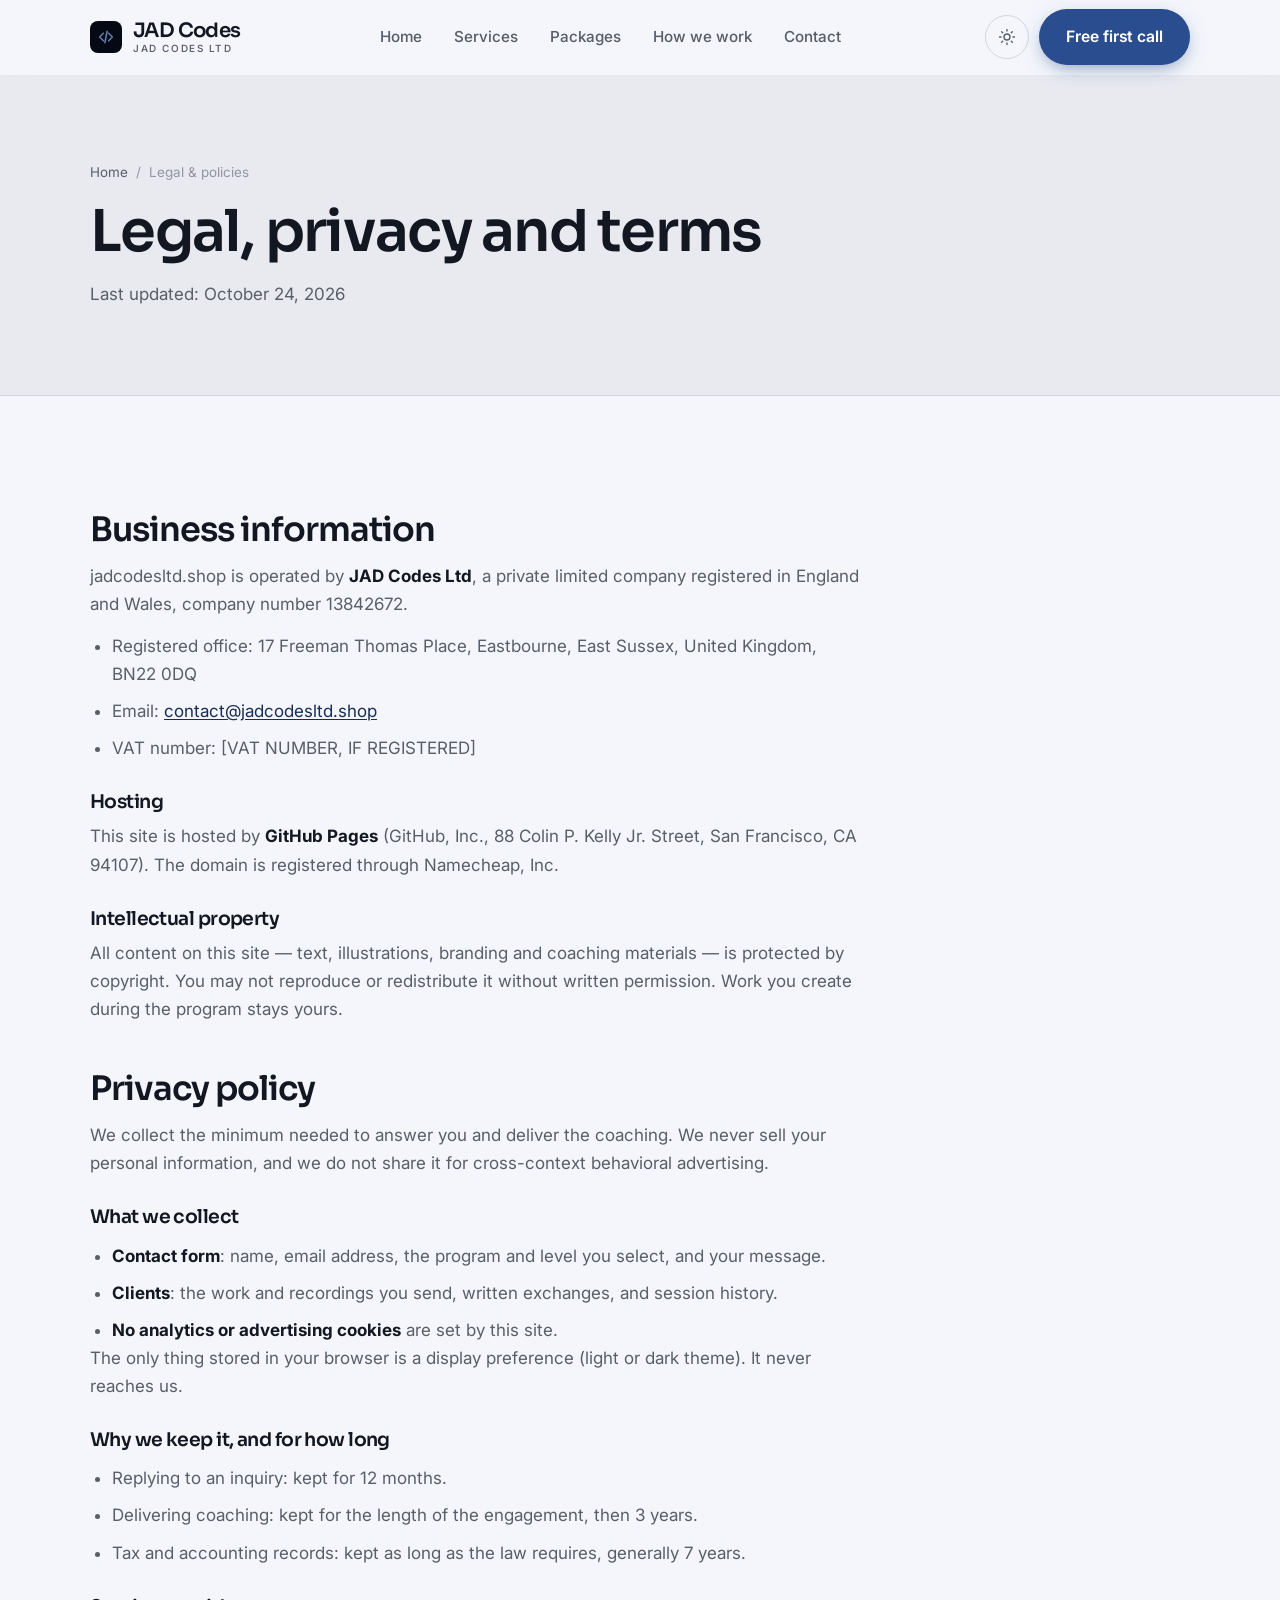
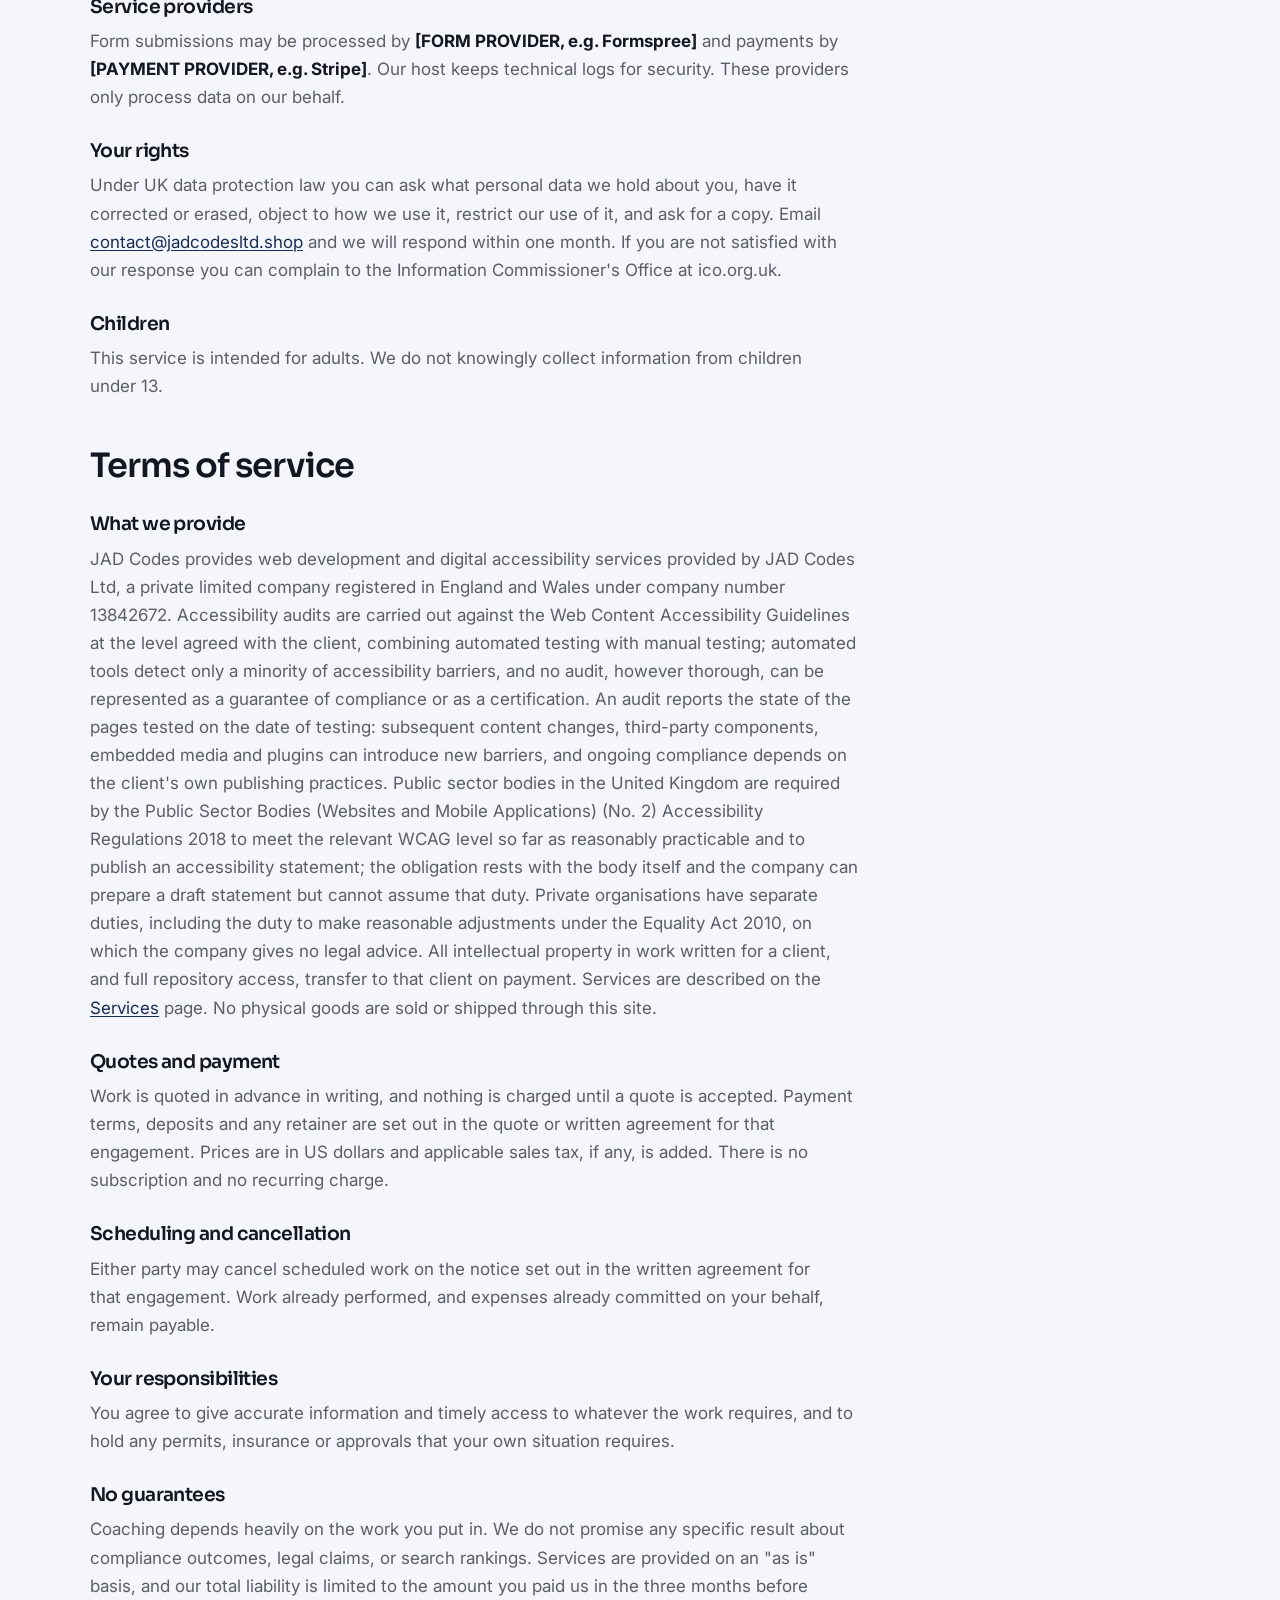
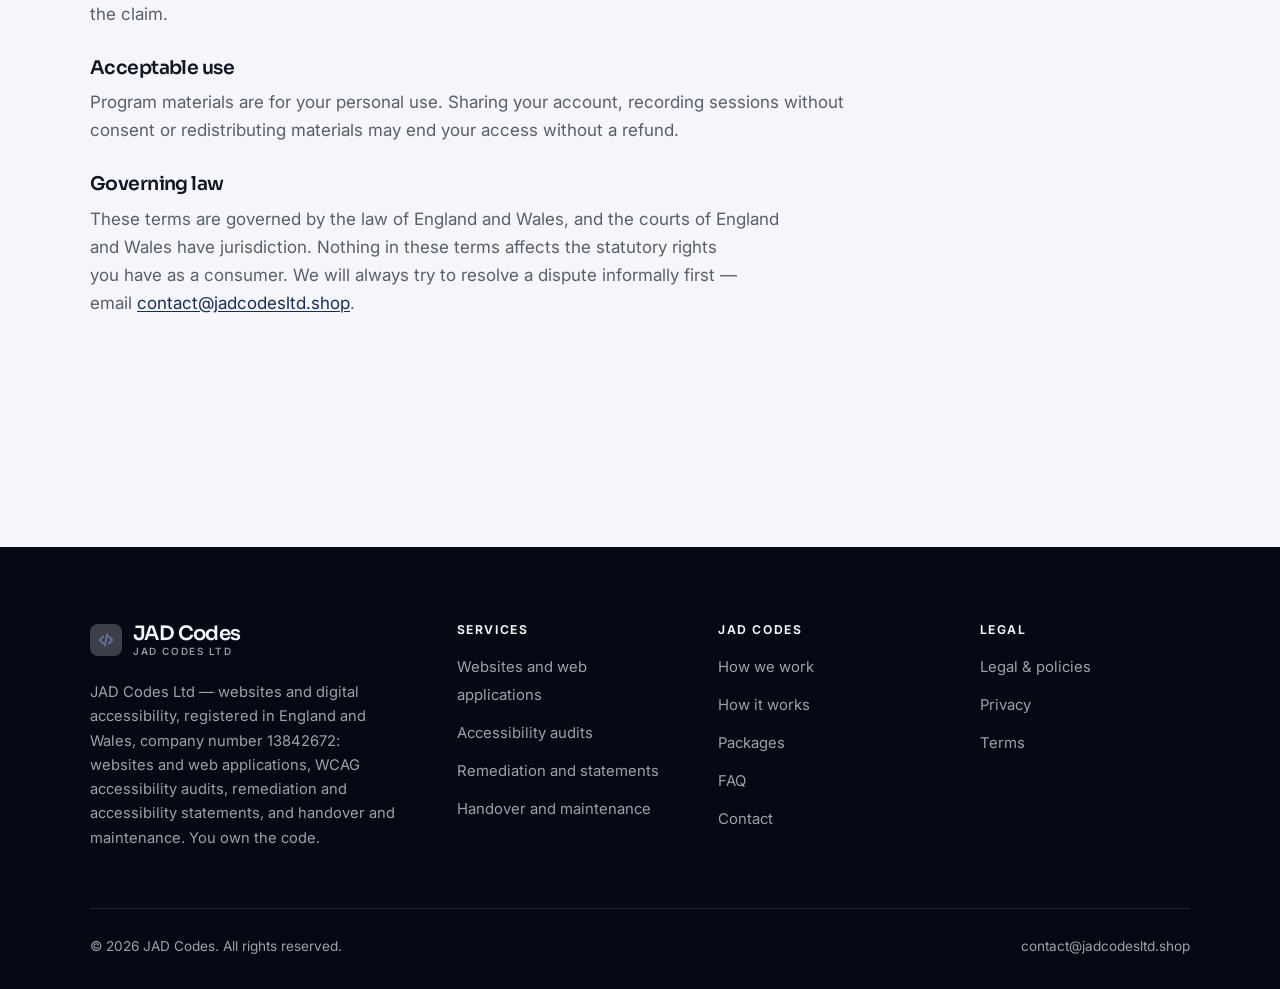
<file: legal.html>
<!DOCTYPE html>
<html lang="en" class="no-js">
<head>
<meta charset="utf-8">
<meta name="viewport" content="width=device-width, initial-scale=1">
<title>Legal, privacy and terms — JAD Codes</title>
<meta name="description" content="Business information, privacy policy and terms of service for JAD Codes.">
<meta name="robots" content="noindex">

<meta property="og:type" content="website">
<meta property="og:url" content="https://jadcodesltd.shop/legal.html">
<meta property="og:site_name" content="JAD Codes">
<meta property="og:locale" content="en_US">
<meta property="og:title" content="Legal, privacy and terms — JAD Codes">
<meta property="og:description" content="Business information, privacy policy and terms of service for JAD Codes.">
<meta name="theme-color" content="#040913">

<link rel="icon" href="assets/img/favicon.svg" type="image/svg+xml">
<link rel="preconnect" href="https://fonts.googleapis.com">
<link rel="preconnect" href="https://fonts.gstatic.com" crossorigin>
<link rel="stylesheet" href="https://fonts.googleapis.com/css2?family=Sora:wght@400;600;700&family=Inter:wght@400..700&display=swap">
<link rel="stylesheet" href="assets/css/style.css">

<!-- Thème appliqué avant le premier rendu (évite le flash) -->
<script>
document.documentElement.classList.remove('no-js');
(function(){try{var t=localStorage.getItem('site-theme');if(t){document.documentElement.setAttribute('data-theme',t);}}catch(e){}})();
</script>
</head>

<body>
<a class="skip-link" href="#main">Skip to main content</a>

<header class="site-header">
  <nav class="wrap nav" aria-label="Main navigation">
    <a class="brand" href="index.html">
      <svg class="brand__mark" viewBox="0 0 64 64" aria-hidden="true">
        <rect class="bm-bg" width="64" height="64" rx="16"/>
        <g class="bm-ic" transform="translate(14 14) scale(1.5)" fill="none" stroke-width="2.1" stroke-linecap="round" stroke-linejoin="round"><path d="M8.5 7 3.5 12l5 5M15.5 7l5 5-5 5M13.5 4.5l-3 15"/></g>
      </svg>
      <span>JAD Codes<span class="brand__sub">JAD Codes Ltd</span></span>
    </a>

    <ul class="nav__links" id="nav-links">
      <li><a href="index.html">Home</a></li>
      <li><a href="programs.html">Services</a></li>
      <li><a href="index.html#pricing">Packages</a></li>
      <li><a href="about.html">How we work</a></li>
      <li><a href="contact.html">Contact</a></li>
      <li><a class="btn btn--primary" href="contact.html">Free first call</a></li>
    </ul>

    <div class="nav__cta">
      <button class="theme-toggle" type="button" aria-label="Switch to dark theme">
        <svg class="icon-sun" viewBox="0 0 24 24" fill="none" stroke="currentColor" stroke-width="1.8" stroke-linecap="round" aria-hidden="true"><circle cx="12" cy="12" r="4"/><path d="M12 2v2m0 16v2M2 12h2m16 0h2M4.9 4.9l1.4 1.4m11.4 11.4 1.4 1.4M19.1 4.9l-1.4 1.4M6.3 17.7l-1.4 1.4"/></svg>
        <svg class="icon-moon" viewBox="0 0 24 24" fill="none" stroke="currentColor" stroke-width="1.8" stroke-linecap="round" stroke-linejoin="round" aria-hidden="true"><path d="M21 12.8A9 9 0 1 1 11.2 3a7 7 0 0 0 9.8 9.8z"/></svg>
      </button>
      <a class="btn btn--primary" href="contact.html">Free first call</a>
      <button class="nav__toggle" type="button" aria-expanded="false" aria-controls="nav-links" aria-label="Open menu">
        <svg class="icon-open" viewBox="0 0 24 24" fill="none" stroke="currentColor" stroke-width="2" stroke-linecap="round" aria-hidden="true"><path d="M3 6h18M3 12h18M3 18h18"/></svg>
        <svg class="icon-close" viewBox="0 0 24 24" fill="none" stroke="currentColor" stroke-width="2" stroke-linecap="round" aria-hidden="true"><path d="M6 6l12 12M18 6L6 18"/></svg>
      </button>
    </div>
  </nav>
</header>

<main id="main">

<section class="page-head">
  <div class="wrap">
    <nav class="breadcrumb" aria-label="Breadcrumb">
      <a href="index.html">Home</a><span>/</span><span aria-current="page">Legal &amp; policies</span>
    </nav>
    <h1>Legal, privacy and terms</h1>
    <p>Last updated: <time datetime="2026-10-24">October 24, 2026</time></p>
  </div>
</section>

<section class="section wrap">
  <div class="prose">

    <!--
      TO DO: this is a skeleton, not legal advice. Replace every [BRACKET] with
      your real details before selling, and have a lawyer review it if you can.
      Consumer protection rules differ by state.
    -->

    <h2 id="business">Business information</h2>
    <p>
      jadcodesltd.shop is operated by <strong>JAD Codes Ltd</strong>, a private limited
      company registered in England and Wales, company number 13842672.
    </p>
    <ul>
      <li>Registered office: 17 Freeman Thomas Place, Eastbourne, East Sussex, United Kingdom, BN22 0DQ</li>
      <li>Email: <a href="mailto:contact@jadcodesltd.shop">contact@jadcodesltd.shop</a></li>
      <li>VAT number: [VAT NUMBER, IF REGISTERED]</li>
    </ul>

    <h3>Hosting</h3>
    <p>
      This site is hosted by <strong>GitHub Pages</strong> (GitHub, Inc., 88 Colin P. Kelly Jr. Street,
      San Francisco, CA 94107). The domain is registered through Namecheap, Inc.
    </p>

    <h3>Intellectual property</h3>
    <p>
      All content on this site — text, illustrations, branding and coaching materials — is protected by
      copyright. You may not reproduce or redistribute it without written permission. Work you create during
      the program stays yours.
    </p>

    <h2 id="privacy">Privacy policy</h2>
    <p>
      We collect the minimum needed to answer you and deliver the coaching. We never sell your personal
      information, and we do not share it for cross-context behavioral advertising.
    </p>
    <h3>What we collect</h3>
    <ul>
      <li><strong>Contact form</strong>: name, email address, the program and level you select, and your message.</li>
      <li><strong>Clients</strong>: the work and recordings you send, written exchanges, and session history.</li>
      <li><strong>No analytics or advertising cookies</strong> are set by this site.</li>
    </ul>
    <p>
      The only thing stored in your browser is a display preference (light or dark theme). It never reaches us.
    </p>
    <h3>Why we keep it, and for how long</h3>
    <ul>
      <li>Replying to an inquiry: kept for 12 months.</li>
      <li>Delivering coaching: kept for the length of the engagement, then 3 years.</li>
      <li>Tax and accounting records: kept as long as the law requires, generally 7 years.</li>
    </ul>
    <h3>Service providers</h3>
    <p>
      Form submissions may be processed by <strong>[FORM PROVIDER, e.g. Formspree]</strong> and payments by
      <strong>[PAYMENT PROVIDER, e.g. Stripe]</strong>. Our host keeps technical logs for security. These
      providers only process data on our behalf.
    </p>
    <h3>Your rights</h3>
    <p>
      Under UK data protection law you can ask what personal data we hold about you, have it corrected or
      erased, object to how we use it, restrict our use of it, and ask for a copy. Email
      <a href="mailto:contact@jadcodesltd.shop">contact@jadcodesltd.shop</a> and we will respond within one month. If you are not satisfied with
      our response you can complain to the Information Commissioner's Office at ico.org.uk.
    </p>
    <h3>Children</h3>
    <p>
      This service is intended for adults. We do not knowingly collect information from children under 13.
    </p>

    <h2 id="terms">Terms of service</h2>
    <h3>What we provide</h3>
    <p>
      JAD Codes provides web development and digital accessibility services provided by JAD Codes Ltd, a private limited company registered in England and Wales under company number 13842672. Accessibility audits are carried out against the Web Content Accessibility Guidelines at the level agreed with the client, combining automated testing with manual testing; automated tools detect only a minority of accessibility barriers, and no audit, however thorough, can be represented as a guarantee of compliance or as a certification. An audit reports the state of the pages tested on the date of testing: subsequent content changes, third-party components, embedded media and plugins can introduce new barriers, and ongoing compliance depends on the client's own publishing practices. Public sector bodies in the United Kingdom are required by the Public Sector Bodies (Websites and Mobile Applications) (No. 2) Accessibility Regulations 2018 to meet the relevant WCAG level so far as reasonably practicable and to publish an accessibility statement; the obligation rests with the body itself and the company can prepare a draft statement but cannot assume that duty. Private organisations have separate duties, including the duty to make reasonable adjustments under the Equality Act 2010, on which the company gives no legal advice. All intellectual property in work written for a client, and full repository access, transfer to that client on payment. Services are described on the
      <a href="programs.html">Services</a> page. No physical goods are sold or shipped through this site.
    </p>
    <h3>Quotes and payment</h3>
    <p>
      Work is quoted in advance in writing, and nothing is charged until a quote is accepted. Payment terms,
      deposits and any retainer are set out in the quote or written agreement for that engagement. Prices are in
      US dollars and applicable sales tax, if any, is added. There is no subscription and no recurring charge.
    </p>
    <h3>Scheduling and cancellation</h3>
    <p>
      Either party may cancel scheduled work on the notice set out in the written agreement for that engagement.
      Work already performed, and expenses already committed on your behalf, remain payable.
    </p>
    <h3>Your responsibilities</h3>
    <p>
      You agree to give accurate information and timely access to whatever the work requires, and to hold any
      permits, insurance or approvals that your own situation requires.
    </p>

    <h3>No guarantees</h3>
    <p>
      Coaching depends heavily on the work you put in. We do not promise any specific result
      about compliance outcomes, legal claims, or search rankings. Services are provided on an "as is" basis, and our total
      liability is limited to the amount you paid us in the three months before the claim.
    </p>
    <h3>Acceptable use</h3>
    <p>
      Program materials are for your personal use. Sharing your account, recording sessions without consent
      or redistributing materials may end your access without a refund.
    </p>
    <h3>Governing law</h3>
    <p>
      These terms are governed by the law of England and Wales, and the courts of England and Wales have
      jurisdiction. Nothing in these terms affects the statutory rights you have as a consumer. We will always
      try to resolve a dispute informally first — email <a href="mailto:contact@jadcodesltd.shop">contact@jadcodesltd.shop</a>.
    </p>

  </div>
</section>

</main>

<footer class="site-footer">
  <div class="wrap">
    <div class="footer__grid">
      <div class="footer__brand">
        <a class="brand" href="index.html">
          <svg class="brand__mark" viewBox="0 0 64 64" aria-hidden="true">
        <rect class="bm-bg" width="64" height="64" rx="16"/>
        <g class="bm-ic" transform="translate(14 14) scale(1.5)" fill="none" stroke-width="2.1" stroke-linecap="round" stroke-linejoin="round"><path d="M8.5 7 3.5 12l5 5M15.5 7l5 5-5 5M13.5 4.5l-3 15"/></g>
      </svg>
          <span>JAD Codes<span class="brand__sub">JAD Codes Ltd</span></span>
        </a>
        <p>JAD Codes Ltd — websites and digital accessibility, registered in England and Wales, company number 13842672: websites and web applications, WCAG accessibility audits, remediation and accessibility statements, and handover and maintenance. You own the code.</p>
      </div>

      <div class="footer__col">
        <h4>Services</h4>
        <ul>
          <li><a href="programs.html#websites">Websites and web applications</a></li>
          <li><a href="programs.html#audits">Accessibility audits</a></li>
          <li><a href="programs.html#remediation">Remediation and statements</a></li>
          <li><a href="programs.html#handover">Handover and maintenance</a></li>
        </ul>
      </div>

      <div class="footer__col">
        <h4>JAD Codes</h4>
        <ul>
          <li><a href="about.html">How we work</a></li>
          <li><a href="index.html#how-it-works">How it works</a></li>
          <li><a href="index.html#pricing">Packages</a></li>
          <li><a href="index.html#faq">FAQ</a></li>
          <li><a href="contact.html">Contact</a></li>
        </ul>
      </div>

      <div class="footer__col">
        <h4>Legal</h4>
        <ul>
          <li><a href="legal.html">Legal &amp; policies</a></li>
          <li><a href="legal.html#privacy">Privacy</a></li>
          <li><a href="legal.html#terms">Terms</a></li>
        </ul>
      </div>
    </div>

    <div class="footer__bottom">
      <p>© <span data-year>2026</span> JAD Codes. All rights reserved.</p>
      <p><a href="mailto:contact@jadcodesltd.shop">contact@jadcodesltd.shop</a></p>
    </div>
  </div>
</footer>

<script src="assets/js/main.js" defer></script>
</body>
</html>
</file>
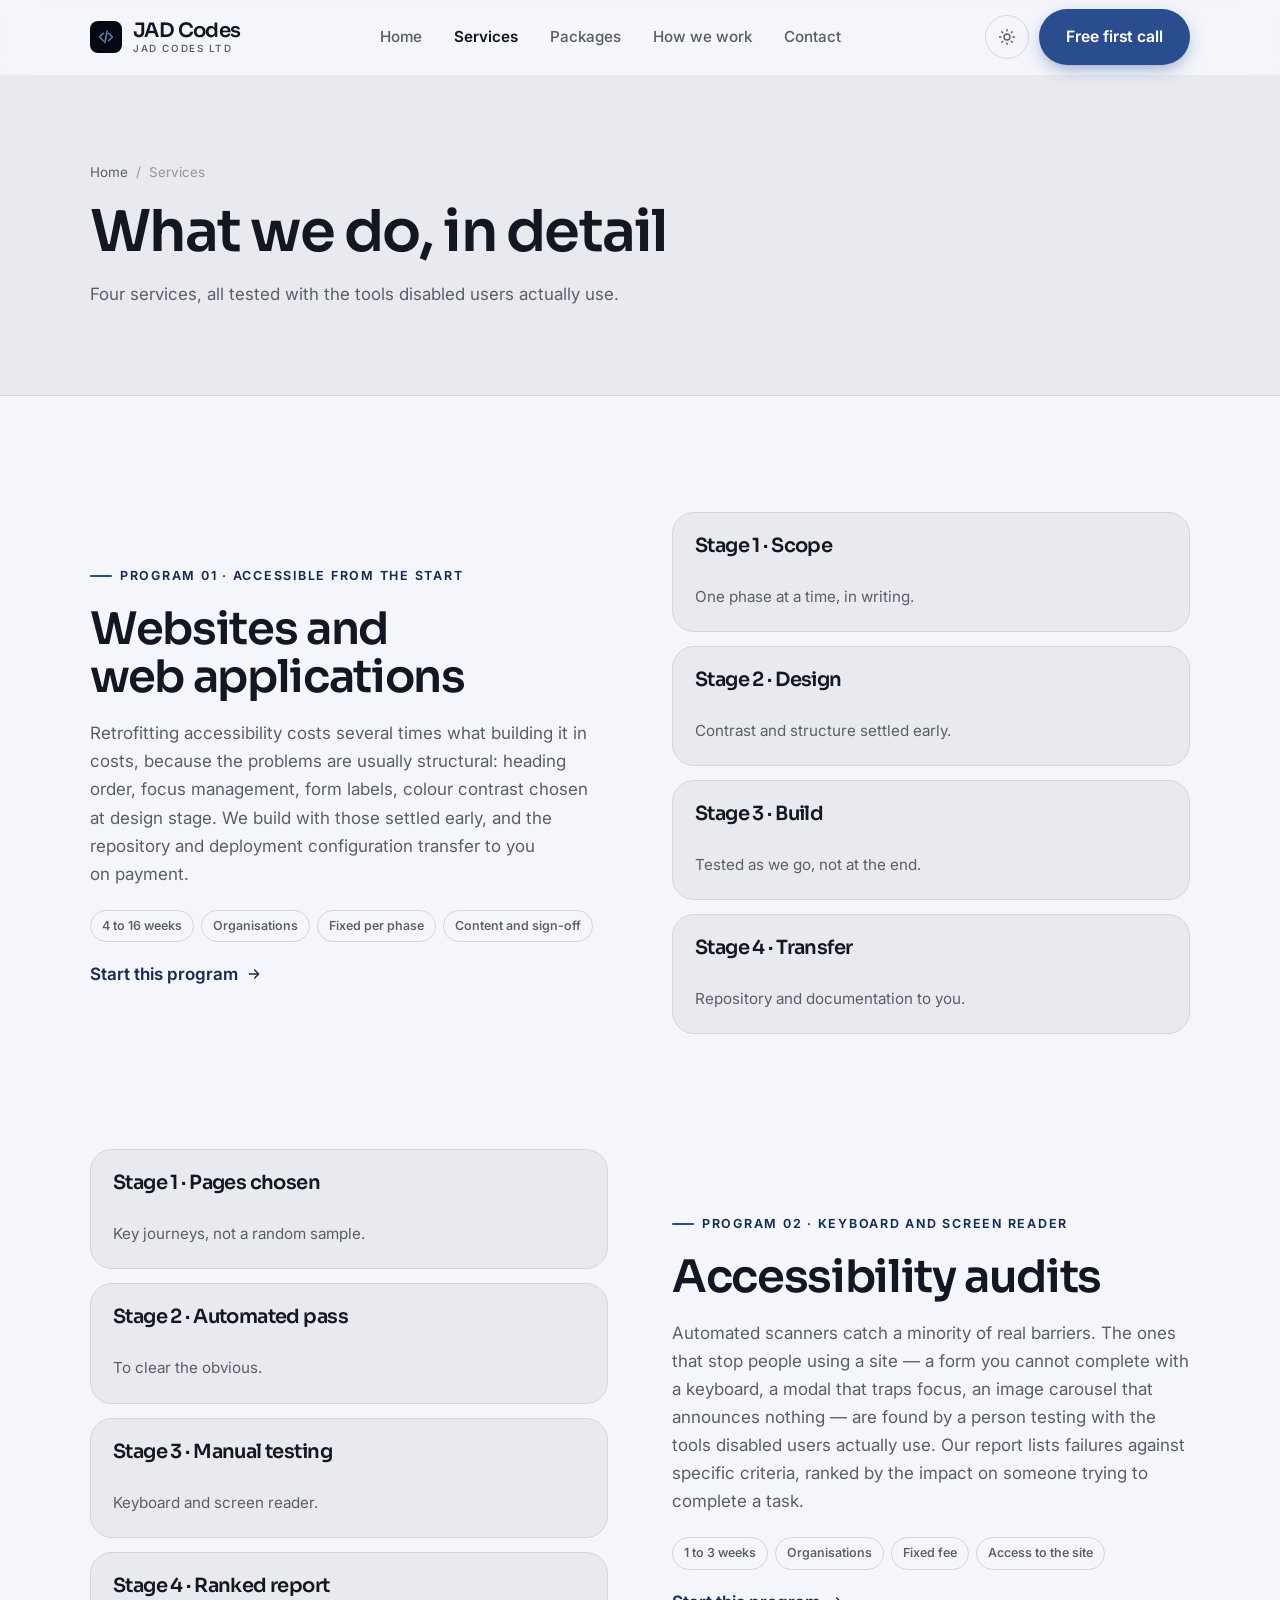
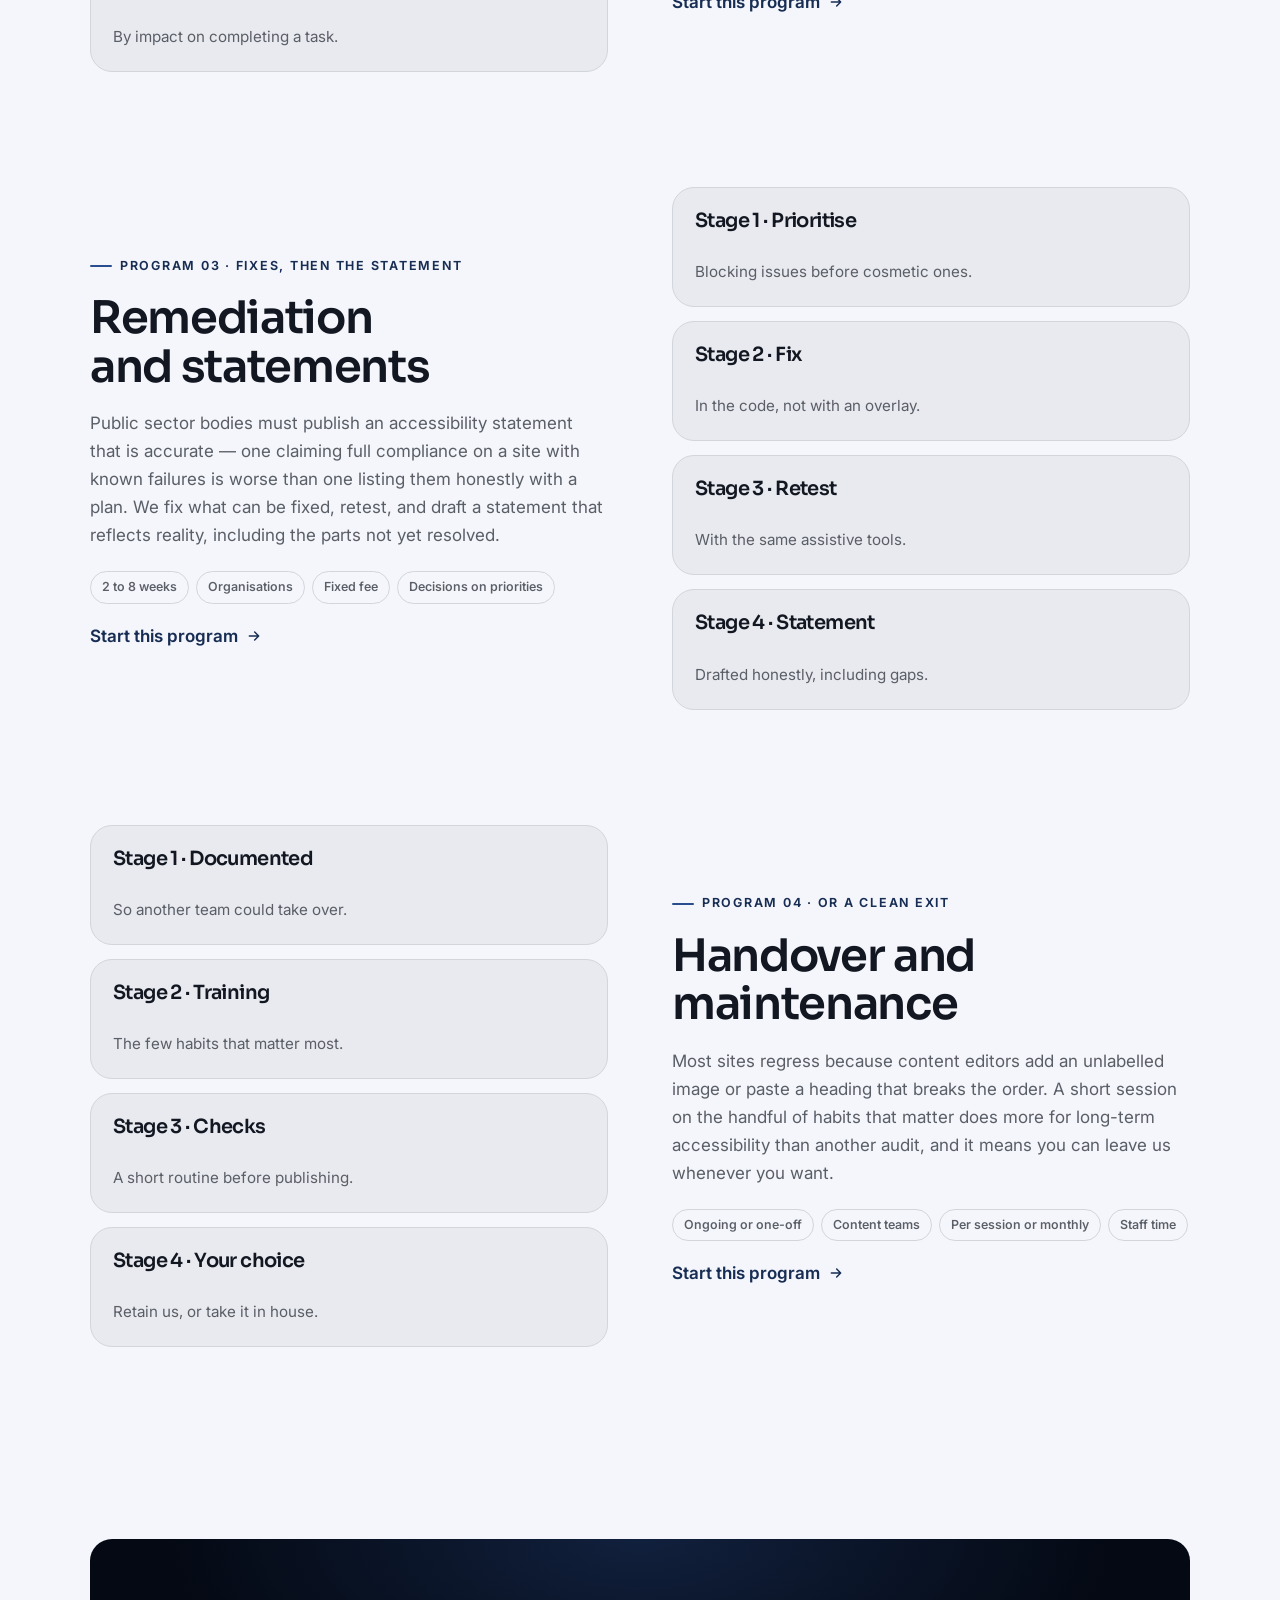
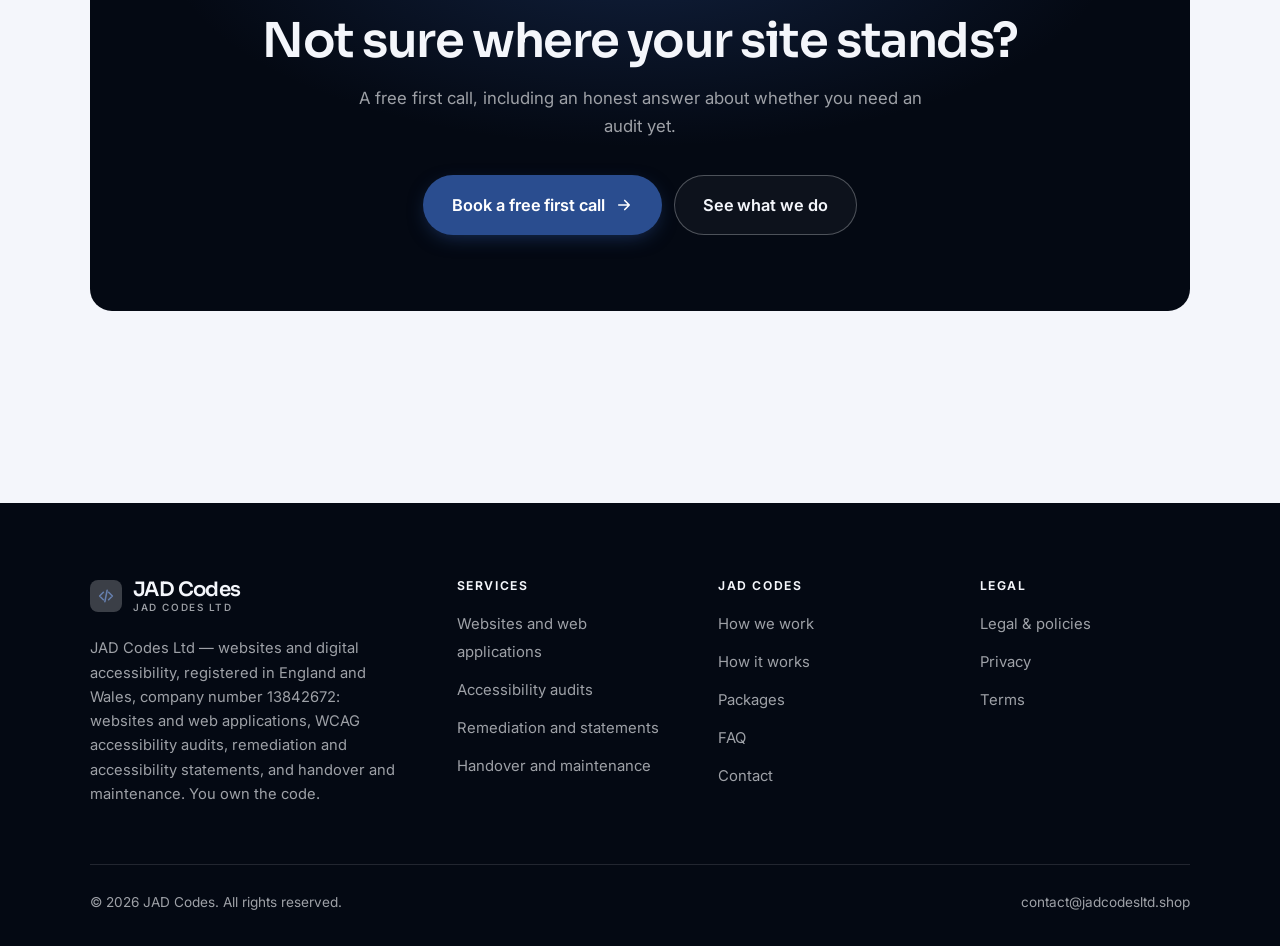
<file: programs.html>
<!DOCTYPE html>
<html lang="en" class="no-js">
<head>
<meta charset="utf-8">
<meta name="viewport" content="width=device-width, initial-scale=1">
<title>Services — JAD Codes</title>
<meta name="description" content="Services of JAD Codes Ltd: websites and web applications, accessibility audits, remediation and statements, and handover and maintenance.">
<link rel="canonical" href="https://jadcodesltd.shop/programs.html">

<meta property="og:type" content="website">
<meta property="og:url" content="https://jadcodesltd.shop/programs.html">
<meta property="og:site_name" content="JAD Codes">
<meta property="og:locale" content="en_US">
<meta property="og:title" content="Services — JAD Codes">
<meta property="og:description" content="Services of JAD Codes Ltd: websites and web applications, accessibility audits, remediation and statements, and handover and maintenance.">
<meta name="theme-color" content="#040913">

<link rel="icon" href="assets/img/favicon.svg" type="image/svg+xml">
<link rel="preconnect" href="https://fonts.googleapis.com">
<link rel="preconnect" href="https://fonts.gstatic.com" crossorigin>
<link rel="stylesheet" href="https://fonts.googleapis.com/css2?family=Sora:wght@400;600;700&family=Inter:wght@400..700&display=swap">
<link rel="stylesheet" href="assets/css/style.css">

<!-- Thème appliqué avant le premier rendu (évite le flash) -->
<script>
document.documentElement.classList.remove('no-js');
(function(){try{var t=localStorage.getItem('site-theme');if(t){document.documentElement.setAttribute('data-theme',t);}}catch(e){}})();
</script>
</head>

<body>
<a class="skip-link" href="#main">Skip to main content</a>

<header class="site-header">
  <nav class="wrap nav" aria-label="Main navigation">
    <a class="brand" href="index.html">
      <svg class="brand__mark" viewBox="0 0 64 64" aria-hidden="true">
        <rect class="bm-bg" width="64" height="64" rx="16"/>
        <g class="bm-ic" transform="translate(14 14) scale(1.5)" fill="none" stroke-width="2.1" stroke-linecap="round" stroke-linejoin="round"><path d="M8.5 7 3.5 12l5 5M15.5 7l5 5-5 5M13.5 4.5l-3 15"/></g>
      </svg>
      <span>JAD Codes<span class="brand__sub">JAD Codes Ltd</span></span>
    </a>

    <ul class="nav__links" id="nav-links">
      <li><a href="index.html">Home</a></li>
      <li><a href="programs.html" aria-current="page">Services</a></li>
      <li><a href="index.html#pricing">Packages</a></li>
      <li><a href="about.html">How we work</a></li>
      <li><a href="contact.html">Contact</a></li>
      <li><a class="btn btn--primary" href="contact.html">Free first call</a></li>
    </ul>

    <div class="nav__cta">
      <button class="theme-toggle" type="button" aria-label="Switch to dark theme">
        <svg class="icon-sun" viewBox="0 0 24 24" fill="none" stroke="currentColor" stroke-width="1.8" stroke-linecap="round" aria-hidden="true"><circle cx="12" cy="12" r="4"/><path d="M12 2v2m0 16v2M2 12h2m16 0h2M4.9 4.9l1.4 1.4m11.4 11.4 1.4 1.4M19.1 4.9l-1.4 1.4M6.3 17.7l-1.4 1.4"/></svg>
        <svg class="icon-moon" viewBox="0 0 24 24" fill="none" stroke="currentColor" stroke-width="1.8" stroke-linecap="round" stroke-linejoin="round" aria-hidden="true"><path d="M21 12.8A9 9 0 1 1 11.2 3a7 7 0 0 0 9.8 9.8z"/></svg>
      </button>
      <a class="btn btn--primary" href="contact.html">Free first call</a>
      <button class="nav__toggle" type="button" aria-expanded="false" aria-controls="nav-links" aria-label="Open menu">
        <svg class="icon-open" viewBox="0 0 24 24" fill="none" stroke="currentColor" stroke-width="2" stroke-linecap="round" aria-hidden="true"><path d="M3 6h18M3 12h18M3 18h18"/></svg>
        <svg class="icon-close" viewBox="0 0 24 24" fill="none" stroke="currentColor" stroke-width="2" stroke-linecap="round" aria-hidden="true"><path d="M6 6l12 12M18 6L6 18"/></svg>
      </button>
    </div>
  </nav>
</header>

<main id="main">

<section class="page-head">
  <div class="wrap">
    <nav class="breadcrumb" aria-label="Breadcrumb">
      <a href="index.html">Home</a><span>/</span><span aria-current="page">Services</span>
    </nav>
    <h1>What we do, in detail</h1>
    <p>Four services, all tested with the tools disabled users actually use.</p>
  </div>
</section>

<section class="section wrap" id="websites">
  <div class="split reveal">
    <div>
      <span class="eyebrow">Program 01 · Accessible from the start</span>
      <h2>Websites and web applications</h2>
      <p>Retrofitting accessibility costs several times what building it in costs, because the problems are usually structural: heading order, focus management, form labels, colour contrast chosen at design stage. We build with those settled early, and the repository and deployment configuration transfer to you on payment.</p>
      <ul class="tags"><li>4 to 16 weeks</li><li>Organisations</li><li>Fixed per phase</li><li>Content and sign-off</li></ul>
      <p><a class="arrow-link" href="contact.html">Start this program <svg viewBox="0 0 24 24" fill="none" stroke="currentColor" stroke-width="2.2" stroke-linecap="round" stroke-linejoin="round" aria-hidden="true"><path d="M5 12h14M13 6l6 6-6 6"/></svg></a></p>
    </div>
    <div class="grid grid--2 grid--tight">
      <article class="card card--sm">
        <h3>Stage 1 · Scope</h3>
        <p>One phase at a time, in writing.</p>
      </article>
      <article class="card card--sm">
        <h3>Stage 2 · Design</h3>
        <p>Contrast and structure settled early.</p>
      </article>
      <article class="card card--sm">
        <h3>Stage 3 · Build</h3>
        <p>Tested as we go, not at the end.</p>
      </article>
      <article class="card card--sm">
        <h3>Stage 4 · Transfer</h3>
        <p>Repository and documentation to you.</p>
      </article>
    </div>
  </div>
</section>

<section class="section section--flush wrap" id="audits">
  <div class="split reveal">
    <div class="grid grid--2 grid--tight">
      <article class="card card--sm">
        <h3>Stage 1 · Pages chosen</h3>
        <p>Key journeys, not a random sample.</p>
      </article>
      <article class="card card--sm">
        <h3>Stage 2 · Automated pass</h3>
        <p>To clear the obvious.</p>
      </article>
      <article class="card card--sm">
        <h3>Stage 3 · Manual testing</h3>
        <p>Keyboard and screen reader.</p>
      </article>
      <article class="card card--sm">
        <h3>Stage 4 · Ranked report</h3>
        <p>By impact on completing a task.</p>
      </article>
    </div>
    <div>
      <span class="eyebrow">Program 02 · Keyboard and screen reader</span>
      <h2>Accessibility audits</h2>
      <p>Automated scanners catch a minority of real barriers. The ones that stop people using a site — a form you cannot complete with a keyboard, a modal that traps focus, an image carousel that announces nothing — are found by a person testing with the tools disabled users actually use. Our report lists failures against specific criteria, ranked by the impact on someone trying to complete a task.</p>
      <ul class="tags"><li>1 to 3 weeks</li><li>Organisations</li><li>Fixed fee</li><li>Access to the site</li></ul>
      <p><a class="arrow-link" href="contact.html">Start this program <svg viewBox="0 0 24 24" fill="none" stroke="currentColor" stroke-width="2.2" stroke-linecap="round" stroke-linejoin="round" aria-hidden="true"><path d="M5 12h14M13 6l6 6-6 6"/></svg></a></p>
    </div>
  </div>
</section>

<section class="section section--flush wrap" id="remediation">
  <div class="split reveal">
    <div>
      <span class="eyebrow">Program 03 · Fixes, then the statement</span>
      <h2>Remediation and statements</h2>
      <p>Public sector bodies must publish an accessibility statement that is accurate — one claiming full compliance on a site with known failures is worse than one listing them honestly with a plan. We fix what can be fixed, retest, and draft a statement that reflects reality, including the parts not yet resolved.</p>
      <ul class="tags"><li>2 to 8 weeks</li><li>Organisations</li><li>Fixed fee</li><li>Decisions on priorities</li></ul>
      <p><a class="arrow-link" href="contact.html">Start this program <svg viewBox="0 0 24 24" fill="none" stroke="currentColor" stroke-width="2.2" stroke-linecap="round" stroke-linejoin="round" aria-hidden="true"><path d="M5 12h14M13 6l6 6-6 6"/></svg></a></p>
    </div>
    <div class="grid grid--2 grid--tight">
      <article class="card card--sm">
        <h3>Stage 1 · Prioritise</h3>
        <p>Blocking issues before cosmetic ones.</p>
      </article>
      <article class="card card--sm">
        <h3>Stage 2 · Fix</h3>
        <p>In the code, not with an overlay.</p>
      </article>
      <article class="card card--sm">
        <h3>Stage 3 · Retest</h3>
        <p>With the same assistive tools.</p>
      </article>
      <article class="card card--sm">
        <h3>Stage 4 · Statement</h3>
        <p>Drafted honestly, including gaps.</p>
      </article>
    </div>
  </div>
</section>

<section class="section section--flush wrap" id="handover">
  <div class="split reveal">
    <div class="grid grid--2 grid--tight">
      <article class="card card--sm">
        <h3>Stage 1 · Documented</h3>
        <p>So another team could take over.</p>
      </article>
      <article class="card card--sm">
        <h3>Stage 2 · Training</h3>
        <p>The few habits that matter most.</p>
      </article>
      <article class="card card--sm">
        <h3>Stage 3 · Checks</h3>
        <p>A short routine before publishing.</p>
      </article>
      <article class="card card--sm">
        <h3>Stage 4 · Your choice</h3>
        <p>Retain us, or take it in house.</p>
      </article>
    </div>
    <div>
      <span class="eyebrow">Program 04 · Or a clean exit</span>
      <h2>Handover and maintenance</h2>
      <p>Most sites regress because content editors add an unlabelled image or paste a heading that breaks the order. A short session on the handful of habits that matter does more for long-term accessibility than another audit, and it means you can leave us whenever you want.</p>
      <ul class="tags"><li>Ongoing or one-off</li><li>Content teams</li><li>Per session or monthly</li><li>Staff time</li></ul>
      <p><a class="arrow-link" href="contact.html">Start this program <svg viewBox="0 0 24 24" fill="none" stroke="currentColor" stroke-width="2.2" stroke-linecap="round" stroke-linejoin="round" aria-hidden="true"><path d="M5 12h14M13 6l6 6-6 6"/></svg></a></p>
    </div>
  </div>
</section>

<section class="wrap section--tight">
  <div class="cta-band reveal">
    <h2>Not sure where your site stands?</h2>
    <p>A free first call, including an honest answer about whether you need an audit yet.</p>
    <div class="hero__actions">
      <a class="btn btn--primary btn--lg" href="contact.html">Book a free first call <svg viewBox="0 0 24 24" fill="none" stroke="currentColor" stroke-width="2.2" stroke-linecap="round" stroke-linejoin="round" aria-hidden="true"><path d="M5 12h14M13 6l6 6-6 6"/></svg></a>
      <a class="btn btn--on-dark btn--lg" href="programs.html">See what we do</a>
    </div>
  </div>
</section>

</main>

<footer class="site-footer">
  <div class="wrap">
    <div class="footer__grid">
      <div class="footer__brand">
        <a class="brand" href="index.html">
          <svg class="brand__mark" viewBox="0 0 64 64" aria-hidden="true">
        <rect class="bm-bg" width="64" height="64" rx="16"/>
        <g class="bm-ic" transform="translate(14 14) scale(1.5)" fill="none" stroke-width="2.1" stroke-linecap="round" stroke-linejoin="round"><path d="M8.5 7 3.5 12l5 5M15.5 7l5 5-5 5M13.5 4.5l-3 15"/></g>
      </svg>
          <span>JAD Codes<span class="brand__sub">JAD Codes Ltd</span></span>
        </a>
        <p>JAD Codes Ltd — websites and digital accessibility, registered in England and Wales, company number 13842672: websites and web applications, WCAG accessibility audits, remediation and accessibility statements, and handover and maintenance. You own the code.</p>
      </div>

      <div class="footer__col">
        <h4>Services</h4>
        <ul>
          <li><a href="programs.html#websites">Websites and web applications</a></li>
          <li><a href="programs.html#audits">Accessibility audits</a></li>
          <li><a href="programs.html#remediation">Remediation and statements</a></li>
          <li><a href="programs.html#handover">Handover and maintenance</a></li>
        </ul>
      </div>

      <div class="footer__col">
        <h4>JAD Codes</h4>
        <ul>
          <li><a href="about.html">How we work</a></li>
          <li><a href="index.html#how-it-works">How it works</a></li>
          <li><a href="index.html#pricing">Packages</a></li>
          <li><a href="index.html#faq">FAQ</a></li>
          <li><a href="contact.html">Contact</a></li>
        </ul>
      </div>

      <div class="footer__col">
        <h4>Legal</h4>
        <ul>
          <li><a href="legal.html">Legal &amp; policies</a></li>
          <li><a href="legal.html#privacy">Privacy</a></li>
          <li><a href="legal.html#terms">Terms</a></li>
        </ul>
      </div>
    </div>

    <div class="footer__bottom">
      <p>© <span data-year>2026</span> JAD Codes. All rights reserved.</p>
      <p><a href="mailto:contact@jadcodesltd.shop">contact@jadcodesltd.shop</a></p>
    </div>
  </div>
</footer>

<script src="assets/js/main.js" defer></script>
</body>
</html>
</file>
<file: assets/css/style.css>
/* JAD Codes — couleurs et polices de la marque.
   Modifier ces valeurs suffit à changer l'identité visuelle de tout le site. */
:root {
  --c-accent:    #2a4d8f;
  --c-on-accent: #ffffff;
  --c-ink:       #040913;
  --c-paper:     #f4f6fb;

  --accent-ink-light: color-mix(in srgb, var(--c-accent) 58%, black);
  --accent-on-dark:   color-mix(in srgb, var(--c-accent) 72%, white);

  --font-display: "Sora", system-ui, -apple-system, "Segoe UI", sans-serif;
  --font-body: "Inter", system-ui, -apple-system, "Segoe UI", sans-serif;
  --display-weight: 600;
  --display-tracking: -.03em;
}

/* ==========================================================================
   Feuille de style commune aux sites de coaching
   Les couleurs de marque (--c-accent, --c-on-accent, --c-ink, --c-paper) et
   les polices sont définies juste au-dessus, par site. Tout le reste en dérive.
   ========================================================================== */

/* --------------------------------------------------------------------------
   1. Tokens dérivés
   -------------------------------------------------------------------------- */

:root {
  /* Thème clair */
  --paper:      var(--c-paper);
  --paper-2:    color-mix(in srgb, var(--c-paper) 95%, var(--c-ink));
  --paper-3:    color-mix(in srgb, var(--c-paper) 89%, var(--c-ink));
  --line:       color-mix(in srgb, var(--c-paper) 86%, var(--c-ink));
  --text:       color-mix(in srgb, var(--c-ink) 94%, var(--c-paper));
  --muted:      color-mix(in srgb, var(--c-ink) 64%, var(--c-paper));
  --accent:     var(--c-accent);
  --accent-600: color-mix(in srgb, var(--c-accent) 86%, black);
  --accent-ink: var(--accent-ink-light);
  --on-accent:  var(--c-on-accent);
  --ink:        var(--c-ink);
  --ink-soft:   color-mix(in srgb, var(--c-ink) 90%, white);
  --on-ink:     var(--c-paper);
  --on-ink-mut: color-mix(in srgb, var(--c-paper) 64%, var(--c-ink));
  --brand-bg:   var(--c-ink);

  /* Rayons */
  --r-sm: 8px;
  --r-md: 14px;
  --r-lg: 22px;
  --r-full: 999px;

  /* Ombres */
  --sh-1: 0 1px 2px rgba(0, 0, 0, .05), 0 2px 8px rgba(0, 0, 0, .04);
  --sh-2: 0 2px 4px rgba(0, 0, 0, .05), 0 12px 32px rgba(0, 0, 0, .09);
  --sh-3: 0 4px 8px rgba(0, 0, 0, .06), 0 24px 56px rgba(0, 0, 0, .14);

  /* Rythme */
  --gutter: clamp(16px, 4vw, 40px);
  --maxw: 1180px;
  --section-y: clamp(64px, 9vw, 124px);

  --ease: cubic-bezier(.22, .61, .36, 1);
}

/* Thème sombre — suit le système, sauf si l'utilisateur a choisi « clair » */
@media (prefers-color-scheme: dark) {
  :root:not([data-theme="light"]) {
    --paper:      var(--c-ink);
    --paper-2:    color-mix(in srgb, var(--c-ink) 92%, white);
    --paper-3:    color-mix(in srgb, var(--c-ink) 86%, white);
    --line:       color-mix(in srgb, var(--c-ink) 80%, white);
    --text:       color-mix(in srgb, var(--c-paper) 94%, var(--c-ink));
    --muted:      color-mix(in srgb, var(--c-paper) 66%, var(--c-ink));
    --accent-ink: var(--accent-on-dark);
    --ink:        color-mix(in srgb, var(--c-ink) 72%, black);
    --brand-bg:   color-mix(in srgb, var(--c-ink) 80%, white);
    --sh-1: 0 1px 2px rgba(0, 0, 0, .4), 0 2px 8px rgba(0, 0, 0, .3);
    --sh-2: 0 2px 4px rgba(0, 0, 0, .4), 0 12px 32px rgba(0, 0, 0, .45);
    --sh-3: 0 4px 8px rgba(0, 0, 0, .45), 0 24px 56px rgba(0, 0, 0, .55);
  }
}

/* Thème sombre — choix explicite */
:root[data-theme="dark"] {
  --paper:      var(--c-ink);
  --paper-2:    color-mix(in srgb, var(--c-ink) 92%, white);
  --paper-3:    color-mix(in srgb, var(--c-ink) 86%, white);
  --line:       color-mix(in srgb, var(--c-ink) 80%, white);
  --text:       color-mix(in srgb, var(--c-paper) 94%, var(--c-ink));
  --muted:      color-mix(in srgb, var(--c-paper) 66%, var(--c-ink));
  --accent-ink: var(--accent-on-dark);
  --ink:        color-mix(in srgb, var(--c-ink) 72%, black);
  --brand-bg:   color-mix(in srgb, var(--c-ink) 80%, white);
  --sh-1: 0 1px 2px rgba(0, 0, 0, .4), 0 2px 8px rgba(0, 0, 0, .3);
  --sh-2: 0 2px 4px rgba(0, 0, 0, .4), 0 12px 32px rgba(0, 0, 0, .45);
  --sh-3: 0 4px 8px rgba(0, 0, 0, .45), 0 24px 56px rgba(0, 0, 0, .55);
}

/* --------------------------------------------------------------------------
   2. Reset / base
   -------------------------------------------------------------------------- */

*, *::before, *::after { box-sizing: border-box; }

* { margin: 0; }

html {
  -webkit-text-size-adjust: 100%;
  scroll-behavior: smooth;
  scroll-padding-top: 88px;
}

body {
  background: var(--paper);
  color: var(--text);
  font-family: var(--font-body);
  font-size: 17px;
  line-height: 1.65;
  -webkit-font-smoothing: antialiased;
  text-rendering: optimizeLegibility;
  overflow-x: hidden;
}

img, svg, video { display: block; max-width: 100%; height: auto; }

a { color: inherit; text-decoration: none; }

button, input, textarea, select { font: inherit; color: inherit; }

h1, h2, h3, h4 {
  font-family: var(--font-display);
  font-weight: var(--display-weight);
  line-height: 1.08;
  letter-spacing: var(--display-tracking);
  text-wrap: balance;
}

p { text-wrap: pretty; }

:focus-visible {
  outline: 3px solid var(--accent);
  outline-offset: 3px;
  border-radius: 4px;
}

::selection { background: var(--accent); color: var(--on-accent); }

/* --------------------------------------------------------------------------
   3. Utilitaires de mise en page
   -------------------------------------------------------------------------- */

.wrap {
  width: 100%;
  max-width: var(--maxw);
  margin-inline: auto;
  padding-inline: var(--gutter);
}

.section { padding-block: var(--section-y); }
.section--flush { padding-top: 0; }
.section--tight { padding-block: clamp(48px, 6vw, 80px); }

.skip-link {
  position: absolute;
  left: 12px;
  top: -100px;
  z-index: 200;
  background: var(--accent);
  color: var(--on-accent);
  padding: 12px 20px;
  border-radius: var(--r-sm);
  font-weight: 600;
  transition: top .2s var(--ease);
}
.skip-link:focus { top: 12px; }

.eyebrow {
  display: inline-flex;
  align-items: center;
  gap: 8px;
  font-size: .78rem;
  font-weight: 650;
  letter-spacing: .14em;
  text-transform: uppercase;
  color: var(--accent-ink);
  margin-bottom: 18px;
}
.eyebrow::before {
  content: "";
  width: 22px;
  height: 2px;
  background: var(--accent);
  border-radius: 2px;
}

.section-head { max-width: 62ch; margin-bottom: clamp(36px, 5vw, 60px); }
.section-head h2 { font-size: clamp(2rem, 4.4vw, 3.1rem); }
.section-head p {
  margin-top: 18px;
  color: var(--muted);
  font-size: clamp(1rem, 1.6vw, 1.12rem);
  max-width: 58ch;
}

.section-head--center { margin-inline: auto; text-align: center; }
.section-head--center .eyebrow { justify-content: center; }
.section-head--center p { margin-inline: auto; }

/* --------------------------------------------------------------------------
   4. Boutons
   -------------------------------------------------------------------------- */

.btn {
  display: inline-flex;
  align-items: center;
  justify-content: center;
  gap: 10px;
  padding: 14px 26px;
  border: 1px solid transparent;
  border-radius: var(--r-full);
  font-weight: 620;
  font-size: .98rem;
  letter-spacing: -.005em;
  cursor: pointer;
  white-space: nowrap;
  transition: transform .18s var(--ease), background-color .18s var(--ease),
              border-color .18s var(--ease), box-shadow .18s var(--ease), color .18s var(--ease);
}
.btn:hover { transform: translateY(-2px); }
.btn:active { transform: translateY(0); }

.btn--primary {
  background: var(--accent);
  color: var(--on-accent);
  box-shadow: 0 6px 20px -6px color-mix(in srgb, var(--c-accent) 65%, transparent);
}
.btn--primary:hover {
  background: var(--accent-600);
  box-shadow: 0 12px 28px -8px color-mix(in srgb, var(--c-accent) 70%, transparent);
}

.btn--ghost {
  border-color: var(--line);
  background: transparent;
  color: var(--text);
}
.btn--ghost:hover { border-color: var(--accent); color: var(--accent-ink); }

.btn--on-dark {
  border-color: color-mix(in srgb, var(--c-paper) 28%, transparent);
  color: var(--on-ink);
  background: color-mix(in srgb, var(--c-paper) 4%, transparent);
}
.btn--on-dark:hover {
  border-color: color-mix(in srgb, var(--c-paper) 60%, transparent);
  background: color-mix(in srgb, var(--c-paper) 10%, transparent);
}

.btn--lg { padding: 16px 28px; font-size: 1.02rem; }
.btn--block { width: 100%; }

.btn svg { width: 18px; height: 18px; flex: none; }

@media (max-width: 420px) {
  .btn--lg { padding: 15px 22px; font-size: 1rem; white-space: normal; text-align: center; }
}

/* Lien fléché */
.arrow-link {
  display: inline-flex;
  align-items: center;
  gap: 8px;
  font-weight: 620;
  color: var(--accent-ink);
}
.arrow-link svg { width: 16px; height: 16px; transition: transform .18s var(--ease); }
.arrow-link:hover svg { transform: translateX(4px); }

/* --------------------------------------------------------------------------
   5. En-tête / navigation
   -------------------------------------------------------------------------- */

.site-header {
  position: sticky;
  top: 0;
  z-index: 100;
  background: color-mix(in srgb, var(--paper) 82%, transparent);
  backdrop-filter: saturate(180%) blur(14px);
  -webkit-backdrop-filter: saturate(180%) blur(14px);
  border-bottom: 1px solid transparent;
  transition: border-color .25s var(--ease), background-color .25s var(--ease);
}
.site-header.is-stuck {
  border-bottom-color: var(--line);
  background: color-mix(in srgb, var(--paper) 94%, transparent);
}

.nav {
  display: flex;
  align-items: center;
  justify-content: space-between;
  gap: 24px;
  height: 74px;
}

.brand {
  display: inline-flex;
  align-items: center;
  gap: 11px;
  font-family: var(--font-display);
  font-weight: var(--display-weight);
  font-size: 1.24rem;
  letter-spacing: var(--display-tracking);
  flex: none;
  line-height: 1.1;
}
.brand__mark { width: 32px; height: 32px; flex: none; }
.brand__mark .bm-bg { fill: var(--brand-bg); }
.brand__mark .bm-ic { stroke: var(--accent-on-dark); color: var(--accent-on-dark); }
.brand__sub {
  display: block;
  font-family: var(--font-body);
  font-size: .62rem;
  font-weight: 550;
  letter-spacing: .16em;
  text-transform: uppercase;
  color: var(--muted);
  margin-top: 1px;
}

.nav__links {
  display: flex;
  align-items: center;
  gap: 4px;
  list-style: none;
  padding: 0;
}
.nav__links a {
  display: block;
  padding: 9px 14px;
  border-radius: var(--r-full);
  font-size: .95rem;
  font-weight: 520;
  color: var(--muted);
  transition: color .16s var(--ease), background-color .16s var(--ease);
}
.nav__links a:hover { color: var(--text); background: var(--paper-2); }
.nav__links a[aria-current="page"] { color: var(--text); font-weight: 620; }
.nav__links .btn { display: none; }

.nav__cta { display: flex; align-items: center; gap: 10px; flex: none; }

.nav__toggle {
  display: none;
  width: 44px;
  height: 44px;
  align-items: center;
  justify-content: center;
  background: transparent;
  border: 1px solid var(--line);
  border-radius: var(--r-full);
  cursor: pointer;
}
.nav__toggle svg { width: 20px; height: 20px; }
.nav__toggle .icon-close { display: none; }
.nav__toggle[aria-expanded="true"] .icon-open { display: none; }
.nav__toggle[aria-expanded="true"] .icon-close { display: block; }

@media (max-width: 900px) {
  .nav__links, .nav__cta .btn { display: none; }
  .nav__toggle { display: inline-flex; }

  .nav__links {
    position: fixed;
    inset: 74px 0 auto;
    flex-direction: column;
    align-items: stretch;
    gap: 2px;
    padding: 20px var(--gutter) 32px;
    background: var(--paper);
    border-bottom: 1px solid var(--line);
    box-shadow: var(--sh-2);
  }
  .nav__links.is-open { display: flex; }
  .nav__links a { padding: 14px 4px; font-size: 1.1rem; border-radius: var(--r-sm); }
  .nav__links a.btn { display: inline-flex; margin-top: 14px; padding: 14px 26px; color: var(--on-accent); }
}

@media (max-width: 380px) {
  .brand__sub { display: none; }
}

/* Bouton de thème */
.theme-toggle {
  width: 44px;
  height: 44px;
  display: inline-flex;
  align-items: center;
  justify-content: center;
  background: transparent;
  border: 1px solid var(--line);
  border-radius: var(--r-full);
  cursor: pointer;
  color: var(--muted);
  transition: color .16s var(--ease), border-color .16s var(--ease);
}
.theme-toggle:hover { color: var(--text); border-color: var(--accent); }
.theme-toggle svg { width: 18px; height: 18px; }
.theme-toggle .icon-moon { display: none; }
:root[data-theme="dark"] .theme-toggle .icon-sun { display: none; }
:root[data-theme="dark"] .theme-toggle .icon-moon { display: block; }
@media (prefers-color-scheme: dark) {
  :root:not([data-theme="light"]) .theme-toggle .icon-sun { display: none; }
  :root:not([data-theme="light"]) .theme-toggle .icon-moon { display: block; }
}

/* --------------------------------------------------------------------------
   6. Hero
   -------------------------------------------------------------------------- */

.hero {
  position: relative;
  background: var(--ink);
  color: var(--on-ink);
  overflow: hidden;
  isolation: isolate;
}

/* Halo de couleur + grain léger */
.hero::before {
  content: "";
  position: absolute;
  inset: -30% -10% auto;
  height: 130%;
  background:
    radial-gradient(60% 55% at 78% 18%, color-mix(in srgb, var(--c-accent) 34%, transparent), transparent 62%),
    radial-gradient(48% 44% at 12% 88%, color-mix(in srgb, var(--c-accent) 16%, transparent), transparent 66%);
  z-index: -2;
  pointer-events: none;
}
.hero::after {
  content: "";
  position: absolute;
  inset: 0;
  background-image: url("data:image/svg+xml,%3Csvg xmlns='http://www.w3.org/2000/svg' width='160' height='160'%3E%3Cfilter id='n'%3E%3CfeTurbulence type='fractalNoise' baseFrequency='.85' numOctaves='3'/%3E%3C/filter%3E%3Crect width='160' height='160' filter='url(%23n)' opacity='.28'/%3E%3C/svg%3E");
  opacity: .45;
  mix-blend-mode: overlay;
  z-index: -1;
  pointer-events: none;
}

.hero__inner {
  display: grid;
  grid-template-columns: minmax(0, 1.05fr) minmax(0, .95fr);
  align-items: center;
  gap: clamp(32px, 5vw, 72px);
  padding-block: clamp(56px, 8vw, 110px);
}

.hero h1 {
  font-size: clamp(2.5rem, 6vw, 4.6rem);
  letter-spacing: calc(var(--display-tracking) * 1.4);
}
.hero h1 em {
  font-style: normal;
  color: var(--accent-on-dark);
  text-decoration: underline;
  text-decoration-color: color-mix(in srgb, var(--c-accent) 45%, transparent);
  text-decoration-thickness: .1em;
  text-underline-offset: .14em;
  text-decoration-skip-ink: none;
}

.hero__lede {
  margin-top: 22px;
  font-size: clamp(1.04rem, 1.9vw, 1.2rem);
  color: var(--on-ink-mut);
  max-width: 50ch;
}

.hero__actions {
  display: flex;
  flex-wrap: wrap;
  gap: 12px;
  margin-top: 34px;
}

.hero__eyebrow { color: var(--accent-on-dark); }
.hero__eyebrow::before { background: var(--accent-on-dark); }

/* Faits sur l'offre */
.hero__proof {
  display: grid;
  grid-template-columns: repeat(4, minmax(0, 1fr));
  gap: clamp(18px, 3vw, 32px);
  margin-top: 44px;
  padding: 26px 0 0;
  border-top: 1px solid color-mix(in srgb, var(--c-paper) 14%, transparent);
  list-style: none;
}
.stat__num {
  display: block;
  font-family: var(--font-display);
  font-size: clamp(1.5rem, 2.6vw, 2.05rem);
  font-weight: var(--display-weight);
  line-height: 1;
  letter-spacing: var(--display-tracking);
  white-space: nowrap;
}
.stat__label {
  display: block;
  margin-top: 7px;
  font-size: .82rem;
  line-height: 1.4;
  color: var(--on-ink-mut);
}

.hero__art svg { width: 100%; height: auto; border-radius: var(--r-lg); box-shadow: var(--sh-3); }

@media (max-width: 880px) {
  .hero__inner { grid-template-columns: 1fr; }
  .hero__art { order: -1; max-width: 560px; }
}
@media (max-width: 540px) {
  .hero__proof { grid-template-columns: repeat(2, minmax(0, 1fr)); }
}

/* --------------------------------------------------------------------------
   7. Bandeau défilant
   -------------------------------------------------------------------------- */

.marquee {
  background: var(--ink-soft);
  color: var(--on-ink-mut);
  border-top: 1px solid color-mix(in srgb, var(--c-paper) 8%, transparent);
  padding-block: 18px;
  overflow: hidden;
  white-space: nowrap;
  mask-image: linear-gradient(90deg, transparent, #000 8%, #000 92%, transparent);
  -webkit-mask-image: linear-gradient(90deg, transparent, #000 8%, #000 92%, transparent);
}
.marquee__track {
  display: inline-flex;
  gap: 42px;
  align-items: center;
  animation: marquee 38s linear infinite;
  font-size: .86rem;
  letter-spacing: .12em;
  text-transform: uppercase;
  font-weight: 560;
}
.marquee__track span { display: inline-flex; align-items: center; gap: 42px; }
.marquee__track span::after {
  content: "";
  width: 5px; height: 5px;
  border-radius: 50%;
  background: var(--accent);
  opacity: .8;
}
@keyframes marquee { to { transform: translateX(-50%); } }

/* --------------------------------------------------------------------------
   8. Grilles de cartes
   -------------------------------------------------------------------------- */

.grid {
  display: grid;
  gap: clamp(16px, 2.2vw, 26px);
}
.grid--2 { grid-template-columns: repeat(auto-fit, minmax(min(100%, 260px), 1fr)); }
.grid--3 { grid-template-columns: repeat(auto-fit, minmax(min(100%, 270px), 1fr)); }
.grid--4 { grid-template-columns: repeat(auto-fit, minmax(min(100%, 230px), 1fr)); }
.grid--tight { gap: 14px; }

.card {
  position: relative;
  display: flex;
  flex-direction: column;
  padding: 28px;
  background: var(--paper-2);
  border: 1px solid var(--line);
  border-radius: var(--r-lg);
  transition: transform .22s var(--ease), box-shadow .22s var(--ease), border-color .22s var(--ease);
}
a.card:hover, .card--lift:hover {
  transform: translateY(-5px);
  box-shadow: var(--sh-2);
  border-color: color-mix(in srgb, var(--c-accent) 45%, var(--line));
}
.card--sm { padding: 22px; }
.card--sm h3 { font-size: 1rem; }
.card__icon {
  width: 52px;
  height: 52px;
  display: grid;
  place-items: center;
  border-radius: var(--r-md);
  background: color-mix(in srgb, var(--c-accent) 15%, transparent);
  color: var(--accent-ink);
  margin-bottom: 20px;
}
.card__icon svg { width: 26px; height: 26px; }
.card h3 { font-size: 1.22rem; margin-bottom: 10px; }
.card p { color: var(--muted); font-size: .95rem; }
.card .arrow-link { margin-top: auto; padding-top: 18px; font-size: .92rem; }

.tags {
  list-style: none;
  padding: 0;
  margin: 18px 0 0;
  display: flex;
  flex-wrap: wrap;
  gap: 7px;
}
.tags li {
  font-size: .78rem;
  font-weight: 560;
  padding: 5px 11px;
  border-radius: var(--r-full);
  background: var(--paper);
  border: 1px solid var(--line);
  color: var(--muted);
}

/* --------------------------------------------------------------------------
   9. Méthode (étapes)
   -------------------------------------------------------------------------- */

.steps { counter-reset: step; }
.step {
  position: relative;
  padding: 30px 26px 26px;
  background: var(--paper);
  border: 1px solid var(--line);
  border-radius: var(--r-lg);
}
.step::before {
  counter-increment: step;
  content: "0" counter(step);
  display: block;
  font-family: var(--font-display);
  font-size: 2.6rem;
  font-weight: var(--display-weight);
  line-height: 1;
  letter-spacing: var(--display-tracking);
  color: color-mix(in srgb, var(--c-accent) 55%, var(--paper));
  margin-bottom: 16px;
}
.step h3 { font-size: 1.12rem; margin-bottom: 9px; }
.step p { color: var(--muted); font-size: .93rem; }

/* --------------------------------------------------------------------------
   10. Tarifs
   -------------------------------------------------------------------------- */

.plans { align-items: start; }

.plan {
  display: flex;
  flex-direction: column;
  padding: 32px 28px;
  background: var(--paper);
  border: 1px solid var(--line);
  border-radius: var(--r-lg);
  height: 100%;
  position: relative;
}
.plan--featured {
  background: var(--ink);
  color: var(--on-ink);
  border-color: var(--ink);
  box-shadow: var(--sh-3);
}
.plan--featured .plan__desc,
.plan--featured .plan__period,
.plan--featured .plan__features li { color: var(--on-ink-mut); }
.plan--featured .plan__features li::before { color: var(--accent-on-dark); }

.plan__tag {
  position: absolute;
  top: 18px;
  right: 18px;
  font-size: .7rem;
  font-weight: 680;
  letter-spacing: .1em;
  text-transform: uppercase;
  padding: 5px 12px;
  border-radius: var(--r-full);
  background: var(--accent);
  color: var(--on-accent);
}

.plan h3 { font-size: 1.3rem; }
.plan--featured h3 { padding-right: 120px; }
.plan__desc { margin-top: 8px; color: var(--muted); font-size: .92rem; min-height: 2.8em; }

.plan__price {
  display: flex;
  align-items: baseline;
  gap: 6px;
  margin: 22px 0 4px;
  font-family: var(--font-display);
  font-size: clamp(2.2rem, 4vw, 2.9rem);
  font-weight: var(--display-weight);
  letter-spacing: var(--display-tracking);
  line-height: 1;
}
.plan__period { font-family: var(--font-body); font-size: .9rem; font-weight: 450; color: var(--muted); letter-spacing: 0; }

.plan__features {
  list-style: none;
  padding: 0;
  margin: 24px 0 28px;
  display: grid;
  gap: 11px;
  flex: 1;
}
.plan__features li {
  display: grid;
  grid-template-columns: 20px 1fr;
  gap: 10px;
  font-size: .93rem;
  color: var(--muted);
  align-items: start;
}
.plan__features li::before {
  content: "✓";
  color: var(--accent-ink);
  font-weight: 700;
  line-height: 1.5;
}

.plans-note { text-align: center; margin-top: 26px; font-size: .88rem; color: var(--muted); }

/* --------------------------------------------------------------------------
   11. Bloc split (texte + illustration)
   -------------------------------------------------------------------------- */

.split {
  display: grid;
  grid-template-columns: repeat(auto-fit, minmax(min(100%, 340px), 1fr));
  gap: clamp(32px, 5vw, 68px);
  align-items: center;
}
.split--top { align-items: start; }
.split__art svg { width: 100%; border-radius: var(--r-lg); box-shadow: var(--sh-2); }
.split h2 { font-size: clamp(1.9rem, 4vw, 2.8rem); }
.split p { margin-top: 18px; color: var(--muted); }
.split .tags { margin-top: 22px; }

/* --------------------------------------------------------------------------
   12. FAQ
   -------------------------------------------------------------------------- */

.faq { max-width: 780px; margin-inline: auto; }
.faq details {
  border-bottom: 1px solid var(--line);
  padding: 4px 0;
}
.faq summary {
  display: flex;
  align-items: center;
  justify-content: space-between;
  gap: 20px;
  padding: 22px 4px;
  cursor: pointer;
  list-style: none;
  font-family: var(--font-display);
  font-size: 1.08rem;
  font-weight: var(--display-weight);
  letter-spacing: var(--display-tracking);
}
.faq summary::-webkit-details-marker { display: none; }
.faq summary::after {
  content: "";
  flex: none;
  width: 13px;
  height: 13px;
  border-right: 2px solid var(--muted);
  border-bottom: 2px solid var(--muted);
  transform: rotate(45deg) translate(-3px, -3px);
  transition: transform .2s var(--ease), border-color .2s var(--ease);
}
.faq details[open] summary::after {
  transform: rotate(225deg) translate(-3px, -3px);
  border-color: var(--accent);
}
.faq details p { padding: 0 4px 24px; color: var(--muted); max-width: 66ch; }

/* --------------------------------------------------------------------------
   13. Bandeau d'appel à l'action
   -------------------------------------------------------------------------- */

.cta-band {
  position: relative;
  background: var(--ink);
  color: var(--on-ink);
  border-radius: var(--r-lg);
  padding: clamp(40px, 6vw, 76px) clamp(24px, 5vw, 64px);
  overflow: hidden;
  isolation: isolate;
  text-align: center;
}
.cta-band::before {
  content: "";
  position: absolute;
  inset: 0;
  background: radial-gradient(70% 90% at 50% 0%, color-mix(in srgb, var(--c-accent) 34%, transparent), transparent 62%);
  z-index: -1;
}
.cta-band h2 { font-size: clamp(1.9rem, 4.4vw, 3rem); }
.cta-band p {
  margin: 18px auto 0;
  max-width: 52ch;
  color: var(--on-ink-mut);
  font-size: 1.05rem;
}
.cta-band .hero__actions { justify-content: center; }

/* --------------------------------------------------------------------------
   14. Formulaire
   -------------------------------------------------------------------------- */

.form-layout {
  display: grid;
  grid-template-columns: minmax(0, 1fr) minmax(0, 420px);
  gap: clamp(32px, 5vw, 64px);
  align-items: start;
}
@media (max-width: 880px) { .form-layout { grid-template-columns: 1fr; } }

.form {
  display: grid;
  gap: 18px;
  padding: clamp(22px, 3.5vw, 36px);
  background: var(--paper-2);
  border: 1px solid var(--line);
  border-radius: var(--r-lg);
}
.form__row { display: grid; grid-template-columns: repeat(auto-fit, minmax(min(100%, 200px), 1fr)); gap: 18px; }

.field { display: grid; gap: 7px; }
.field label { font-size: .88rem; font-weight: 600; }
.field label .req { color: var(--accent-ink); }
.field input, .field textarea, .field select {
  width: 100%;
  padding: 13px 15px;
  background: var(--paper);
  border: 1px solid var(--line);
  border-radius: var(--r-md);
  font-size: .97rem;
  transition: border-color .16s var(--ease), box-shadow .16s var(--ease);
}
.field input:focus, .field textarea:focus, .field select:focus {
  outline: none;
  border-color: var(--accent);
  box-shadow: 0 0 0 3px color-mix(in srgb, var(--c-accent) 24%, transparent);
}
.field textarea { resize: vertical; min-height: 130px; }
.field__hint { font-size: .8rem; color: var(--muted); }

.form__status { font-size: .9rem; font-weight: 600; min-height: 1.4em; }
.form__note { font-size: .82rem; color: var(--muted); }
.form__note a { color: var(--accent-ink); text-decoration: underline; text-underline-offset: 2px; }

.contact-aside { display: grid; gap: 14px; }
.contact-card {
  display: flex;
  gap: 14px;
  padding: 20px 22px;
  background: var(--paper);
  border: 1px solid var(--line);
  border-radius: var(--r-md);
}
.contact-card--soft { background: var(--paper-2); }
.contact-card svg { width: 22px; height: 22px; flex: none; color: var(--accent-ink); margin-top: 3px; }
.contact-card b { display: block; font-size: .95rem; font-weight: 620; }
.contact-card span, .contact-card a { display: block; font-size: .9rem; color: var(--muted); }
.contact-card a:hover { color: var(--accent-ink); }

/* --------------------------------------------------------------------------
   15. Page interne — en-tête
   -------------------------------------------------------------------------- */

.page-head {
  background: var(--paper-2);
  border-bottom: 1px solid var(--line);
  padding-block: clamp(48px, 7vw, 86px);
}
.page-head h1 { font-size: clamp(2.2rem, 5.4vw, 3.6rem); max-width: 20ch; }
.page-head p { margin-top: 18px; color: var(--muted); max-width: 58ch; font-size: 1.06rem; }

.breadcrumb {
  display: flex;
  gap: 8px;
  align-items: center;
  font-size: .84rem;
  color: var(--muted);
  margin-bottom: 18px;
}
.breadcrumb a:hover { color: var(--accent-ink); }
.breadcrumb span { opacity: .6; }

/* --------------------------------------------------------------------------
   16. Pied de page
   -------------------------------------------------------------------------- */

.site-footer {
  background: var(--ink);
  color: var(--on-ink-mut);
  padding-block: clamp(48px, 6vw, 76px) 32px;
  margin-top: var(--section-y);
}
.site-footer .brand { color: var(--on-ink); }
.site-footer .brand__mark .bm-bg { fill: color-mix(in srgb, var(--c-ink) 78%, white); }
.site-footer .brand__sub { color: var(--on-ink-mut); }

.footer__grid {
  display: grid;
  grid-template-columns: minmax(0, 1.5fr) repeat(auto-fit, minmax(150px, 1fr));
  gap: clamp(28px, 4vw, 56px);
}
@media (max-width: 720px) { .footer__grid { grid-template-columns: 1fr 1fr; } .footer__brand { grid-column: 1 / -1; } }

.footer__brand p { margin-top: 16px; font-size: .92rem; max-width: 36ch; }
.footer__col h4 {
  font-family: var(--font-body);
  font-size: .76rem;
  font-weight: 650;
  letter-spacing: .13em;
  text-transform: uppercase;
  color: var(--on-ink);
  margin-bottom: 16px;
}
.footer__col ul { list-style: none; padding: 0; display: grid; gap: 10px; }
.footer__col a { font-size: .93rem; transition: color .16s var(--ease); }
.footer__col a:hover { color: var(--accent-on-dark); }

.footer__bottom {
  display: flex;
  flex-wrap: wrap;
  justify-content: space-between;
  gap: 14px;
  margin-top: clamp(36px, 5vw, 58px);
  padding-top: 26px;
  border-top: 1px solid color-mix(in srgb, var(--c-paper) 12%, transparent);
  font-size: .85rem;
}
.footer__bottom a:hover { color: var(--accent-on-dark); }

/* --------------------------------------------------------------------------
   17. Page 404
   -------------------------------------------------------------------------- */

.notfound {
  min-height: 62vh;
  display: grid;
  place-items: center;
  text-align: center;
  padding-block: var(--section-y);
}
.notfound__code {
  font-family: var(--font-display);
  font-size: clamp(5rem, 18vw, 11rem);
  font-weight: var(--display-weight);
  line-height: .9;
  letter-spacing: -.05em;
  color: color-mix(in srgb, var(--c-accent) 45%, var(--paper));
}
.notfound h1 { font-size: clamp(1.8rem, 4.4vw, 2.8rem); margin-top: 12px; }
.notfound p { color: var(--muted); max-width: 46ch; margin: 18px auto 0; }
.notfound .hero__actions { justify-content: center; }

/* --------------------------------------------------------------------------
   18. Contenu légal
   -------------------------------------------------------------------------- */

.prose { max-width: 70ch; }
.prose h2 { font-size: clamp(1.6rem, 3vw, 2.1rem); margin-top: 48px; margin-bottom: 14px; }
.prose h2:first-child { margin-top: 0; }
.prose h3 { font-size: 1.18rem; margin-top: 30px; margin-bottom: 10px; }
.prose p, .prose li { color: var(--muted); }
.prose p + p { margin-top: 16px; }
.prose ul { margin-top: 14px; padding-left: 22px; display: grid; gap: 9px; }
.prose a { color: var(--accent-ink); text-decoration: underline; text-underline-offset: 2px; }
.prose strong { color: var(--text); }

/* --------------------------------------------------------------------------
   19. Animations d'apparition
   -------------------------------------------------------------------------- */

.reveal {
  opacity: 0;
  transform: translateY(22px);
  transition: opacity .7s var(--ease), transform .7s var(--ease);
}
.reveal.is-in { opacity: 1; transform: none; }

.reveal-group > * {
  opacity: 0;
  transform: translateY(22px);
  transition: opacity .6s var(--ease), transform .6s var(--ease);
  transition-delay: calc(var(--i, 0) * 80ms);
}
.reveal-group.is-in > * { opacity: 1; transform: none; }

/* Sans JavaScript, tout reste visible */
.no-js .reveal, .no-js .reveal-group > * { opacity: 1; transform: none; }

@media (prefers-reduced-motion: reduce) {
  html { scroll-behavior: auto; }
  *, *::before, *::after {
    animation-duration: .001ms !important;
    animation-iteration-count: 1 !important;
    transition-duration: .001ms !important;
  }
  .reveal, .reveal-group > * { opacity: 1; transform: none; }
}

/* --------------------------------------------------------------------------
   20. Divers
   -------------------------------------------------------------------------- */

.visually-hidden {
  position: absolute;
  width: 1px; height: 1px;
  padding: 0; margin: -1px;
  overflow: hidden;
  clip: rect(0 0 0 0);
  white-space: nowrap;
  border: 0;
}
</file>
